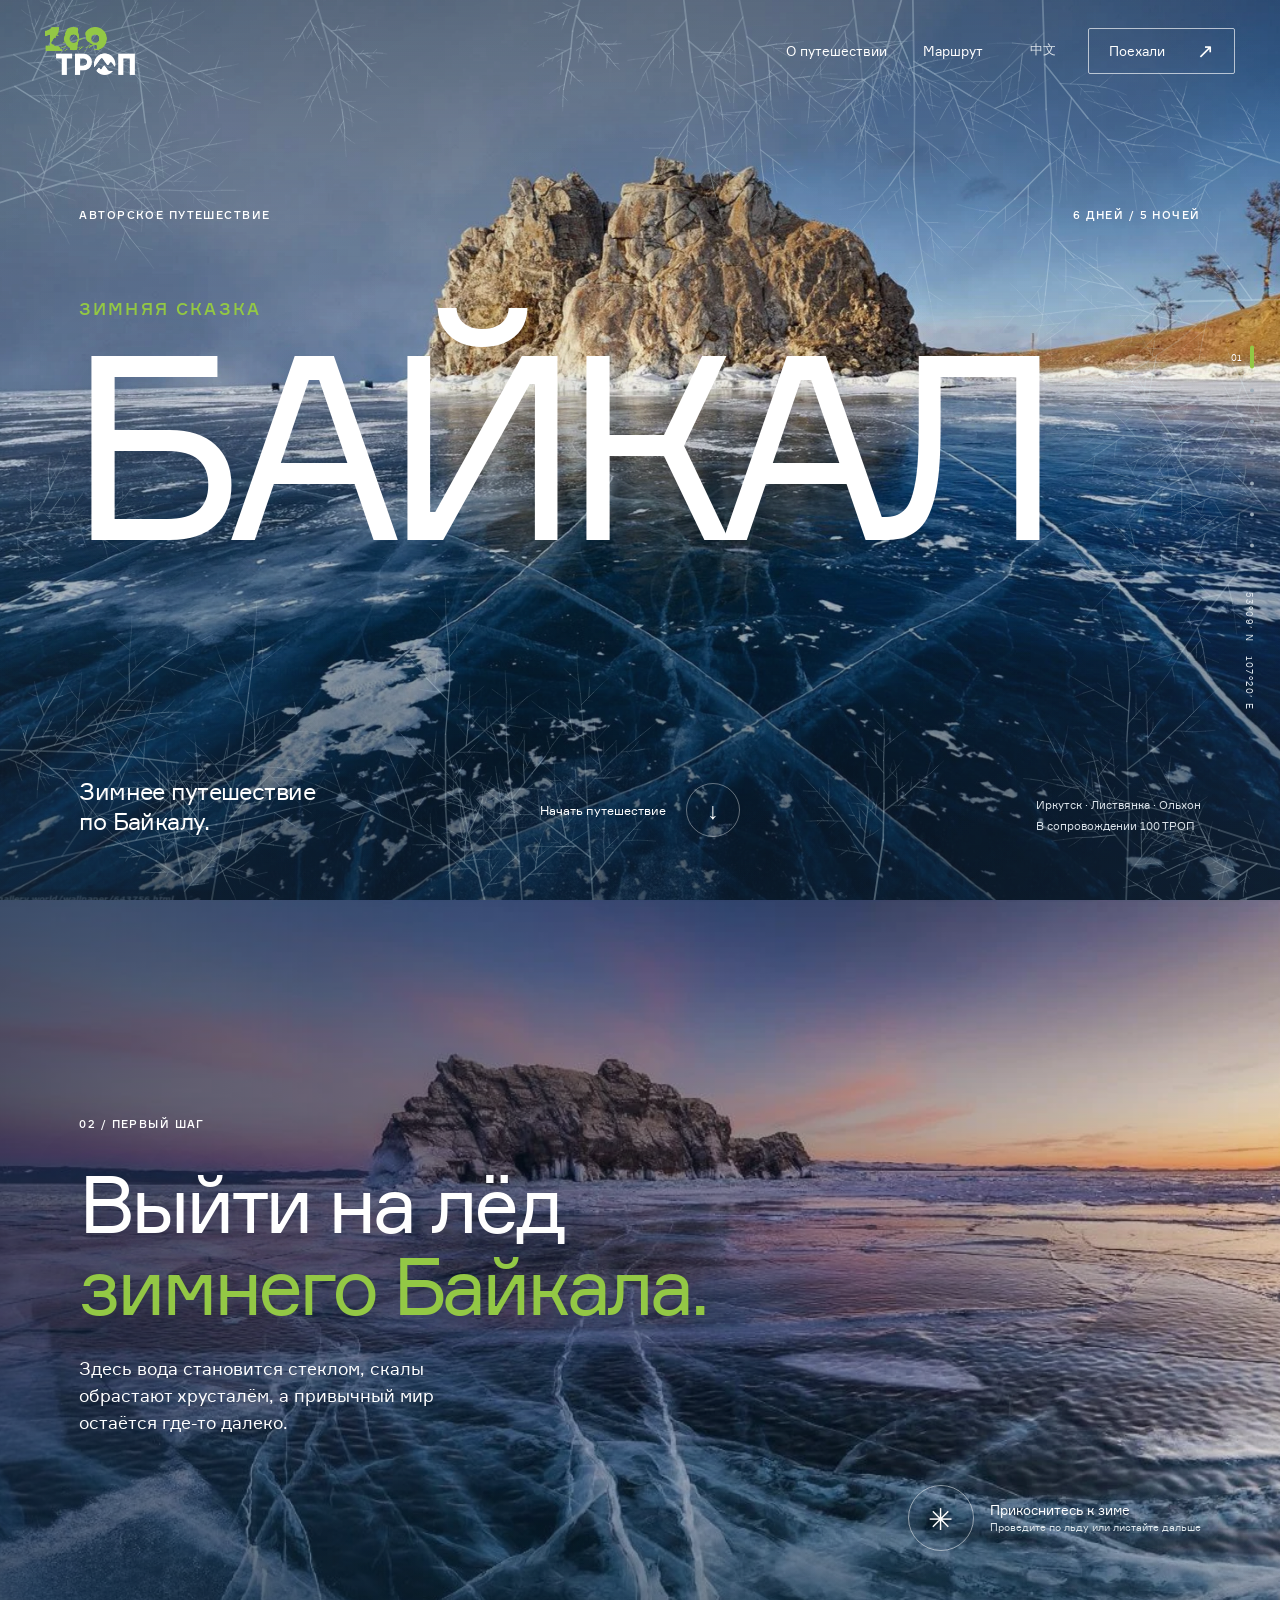
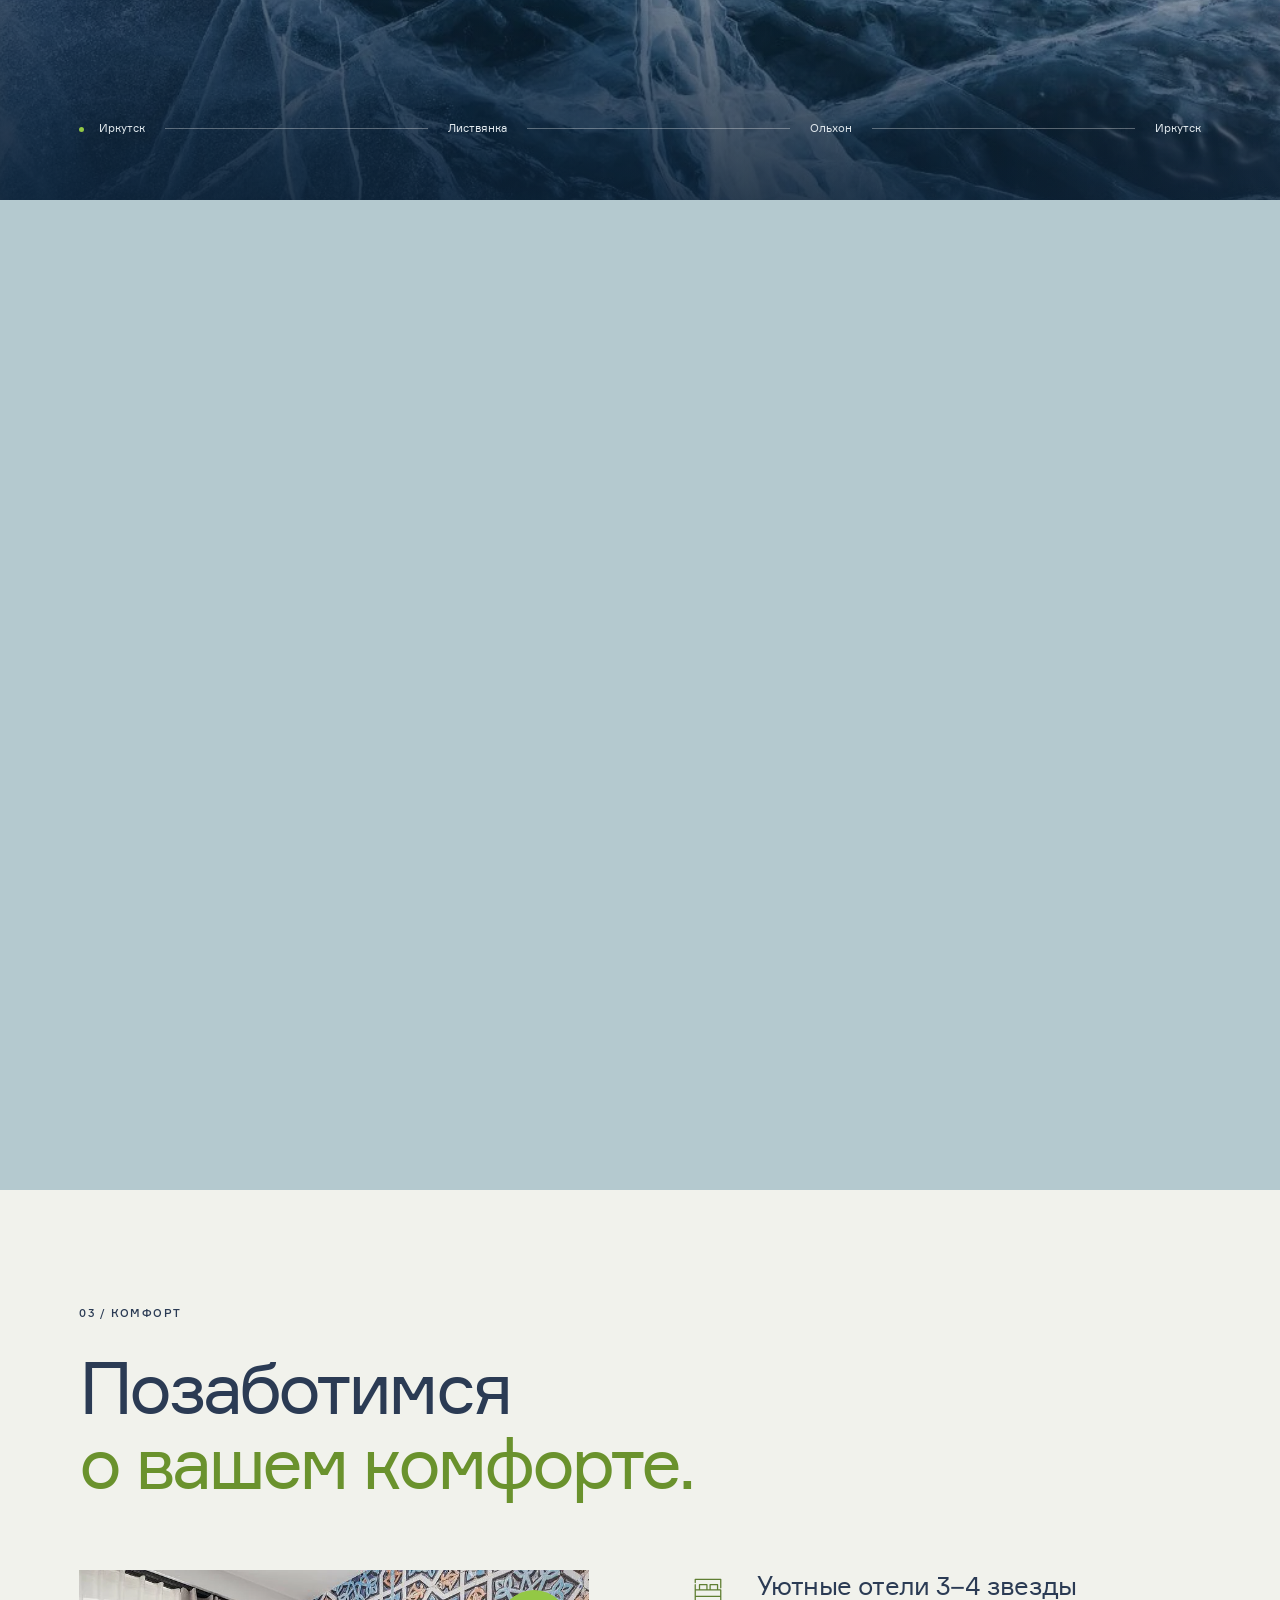
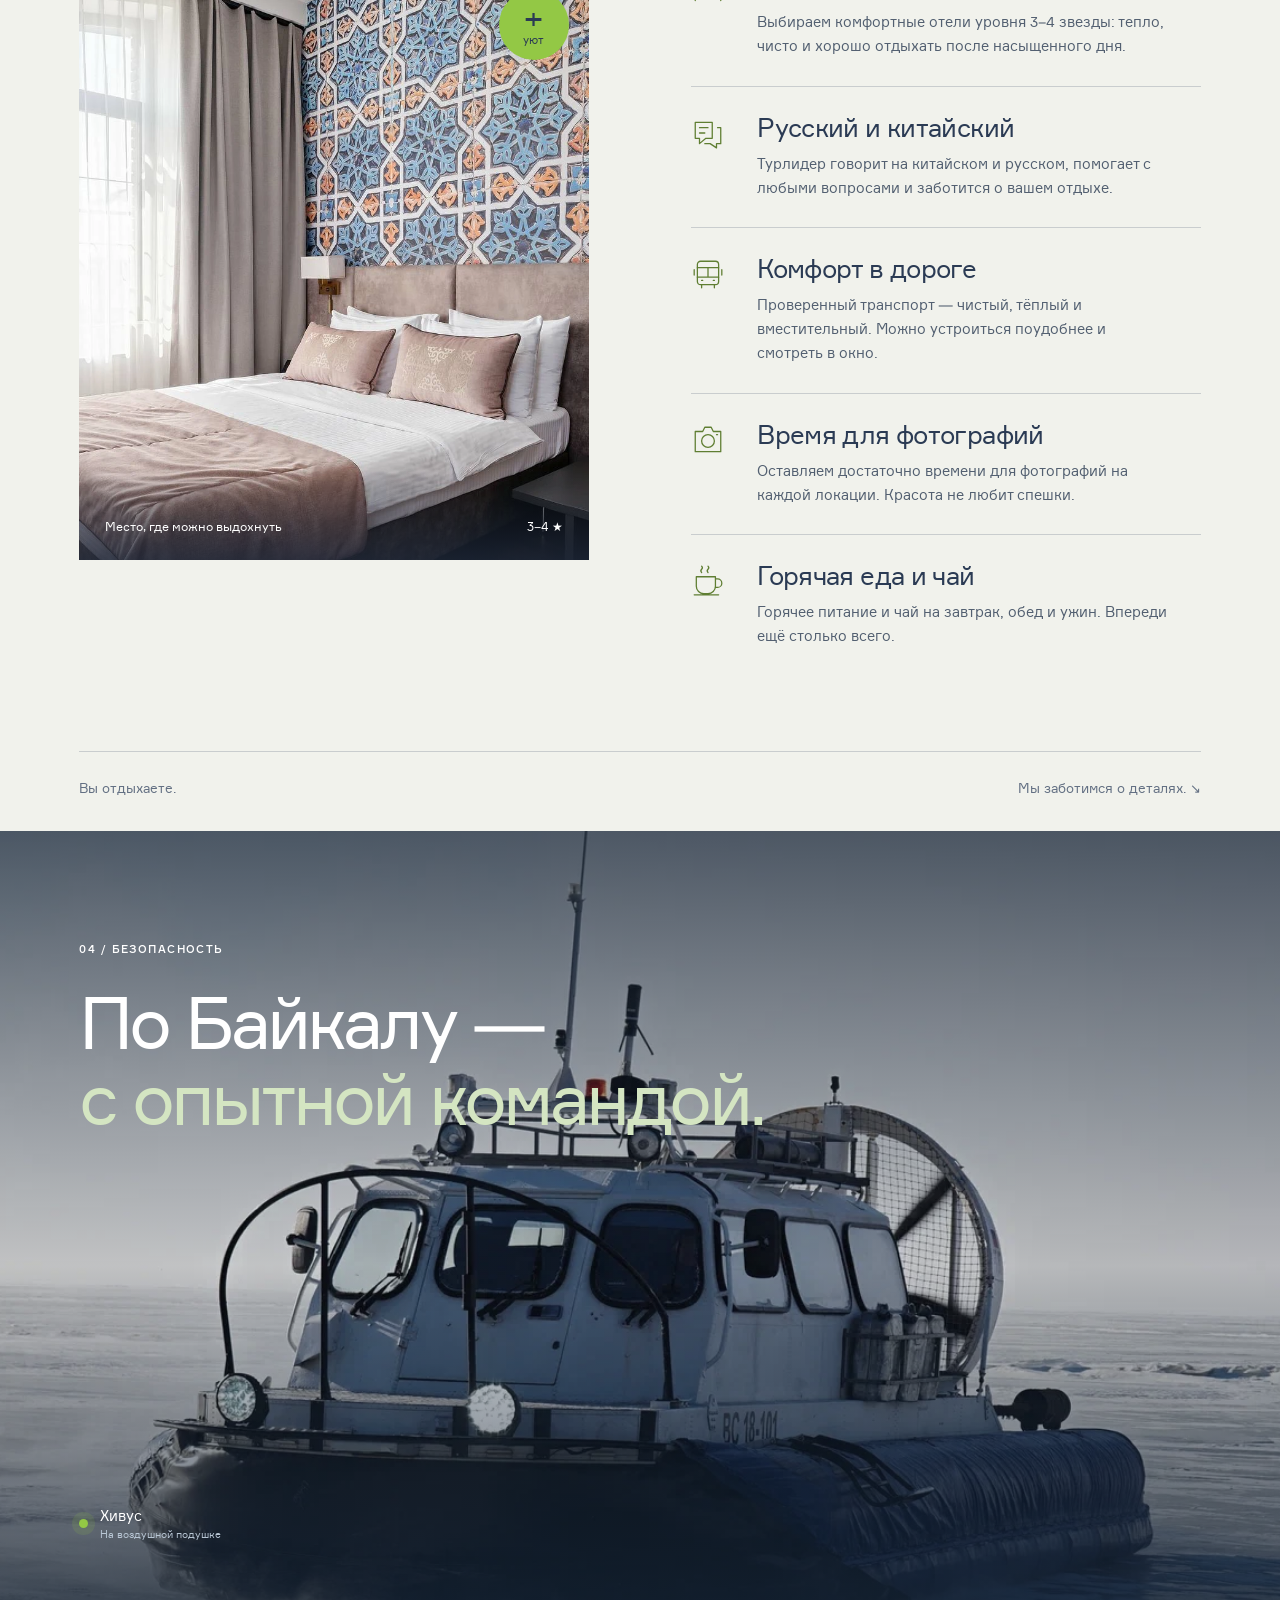
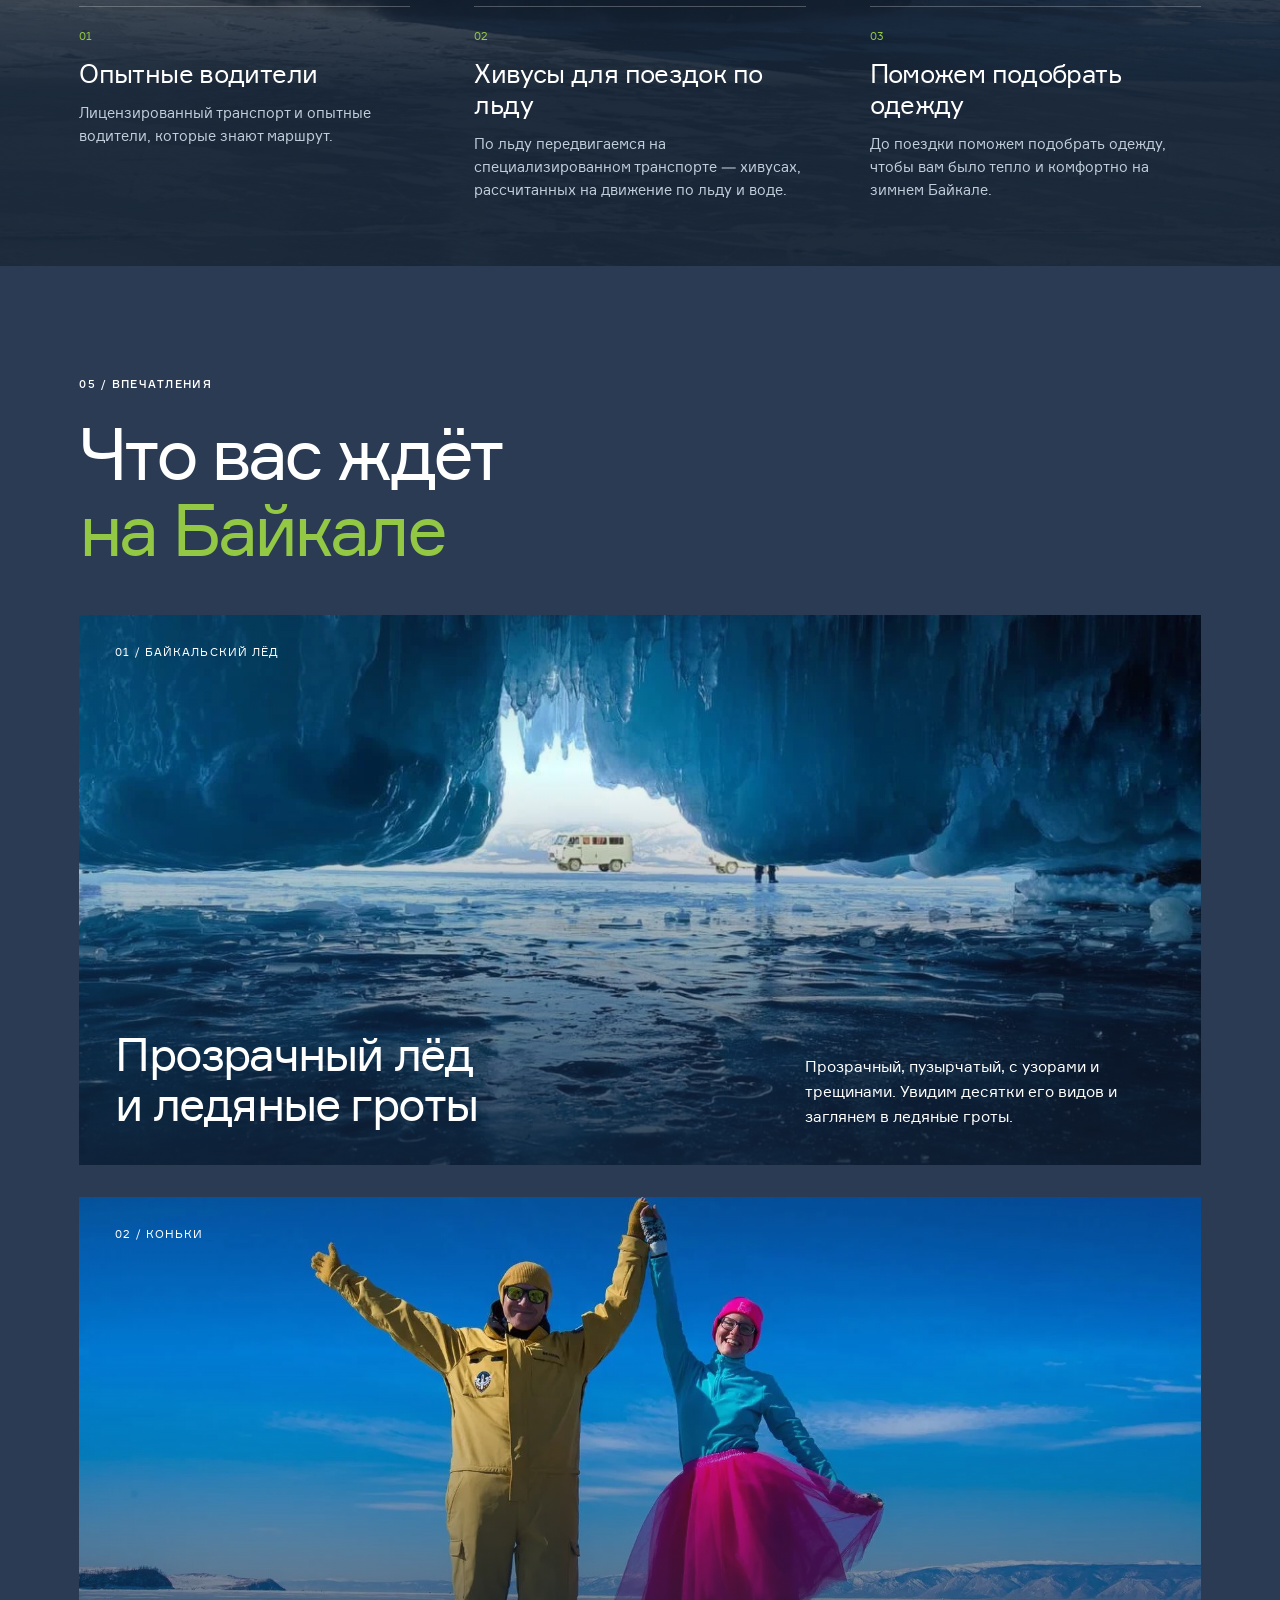
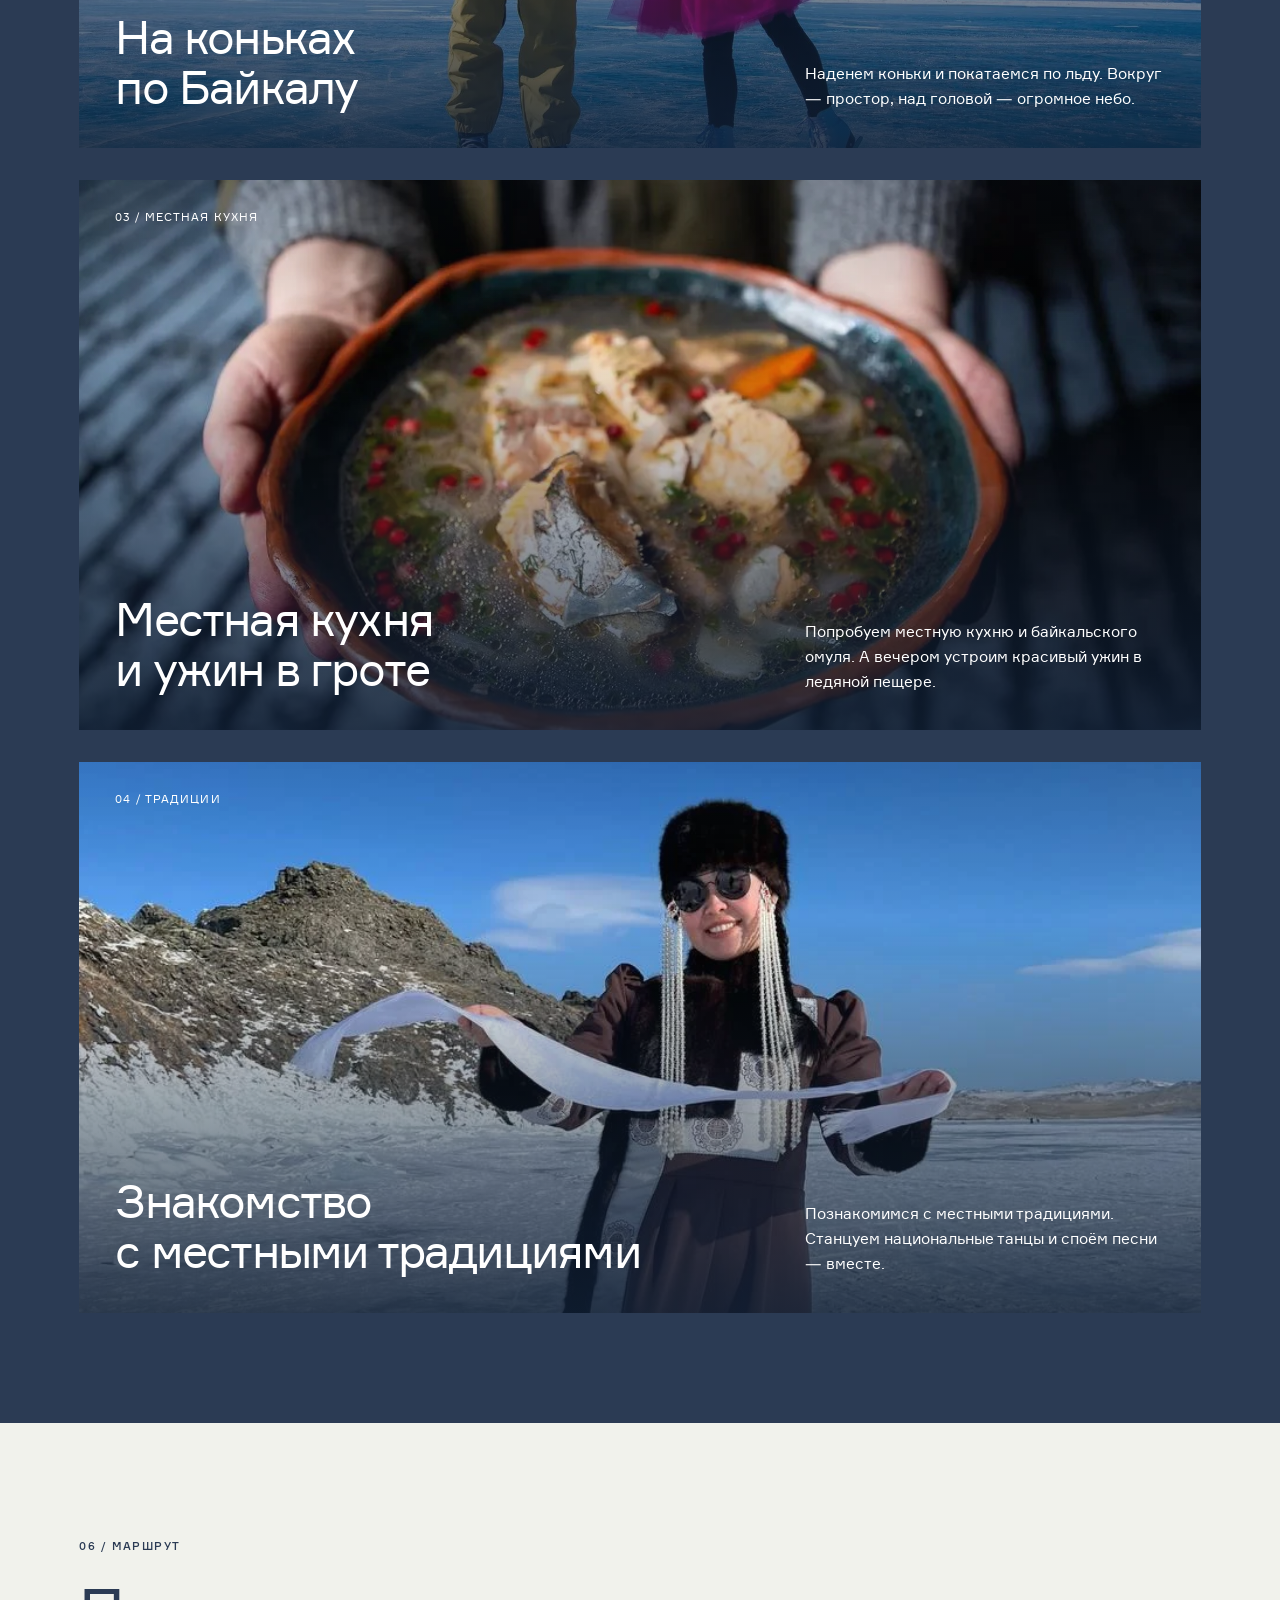
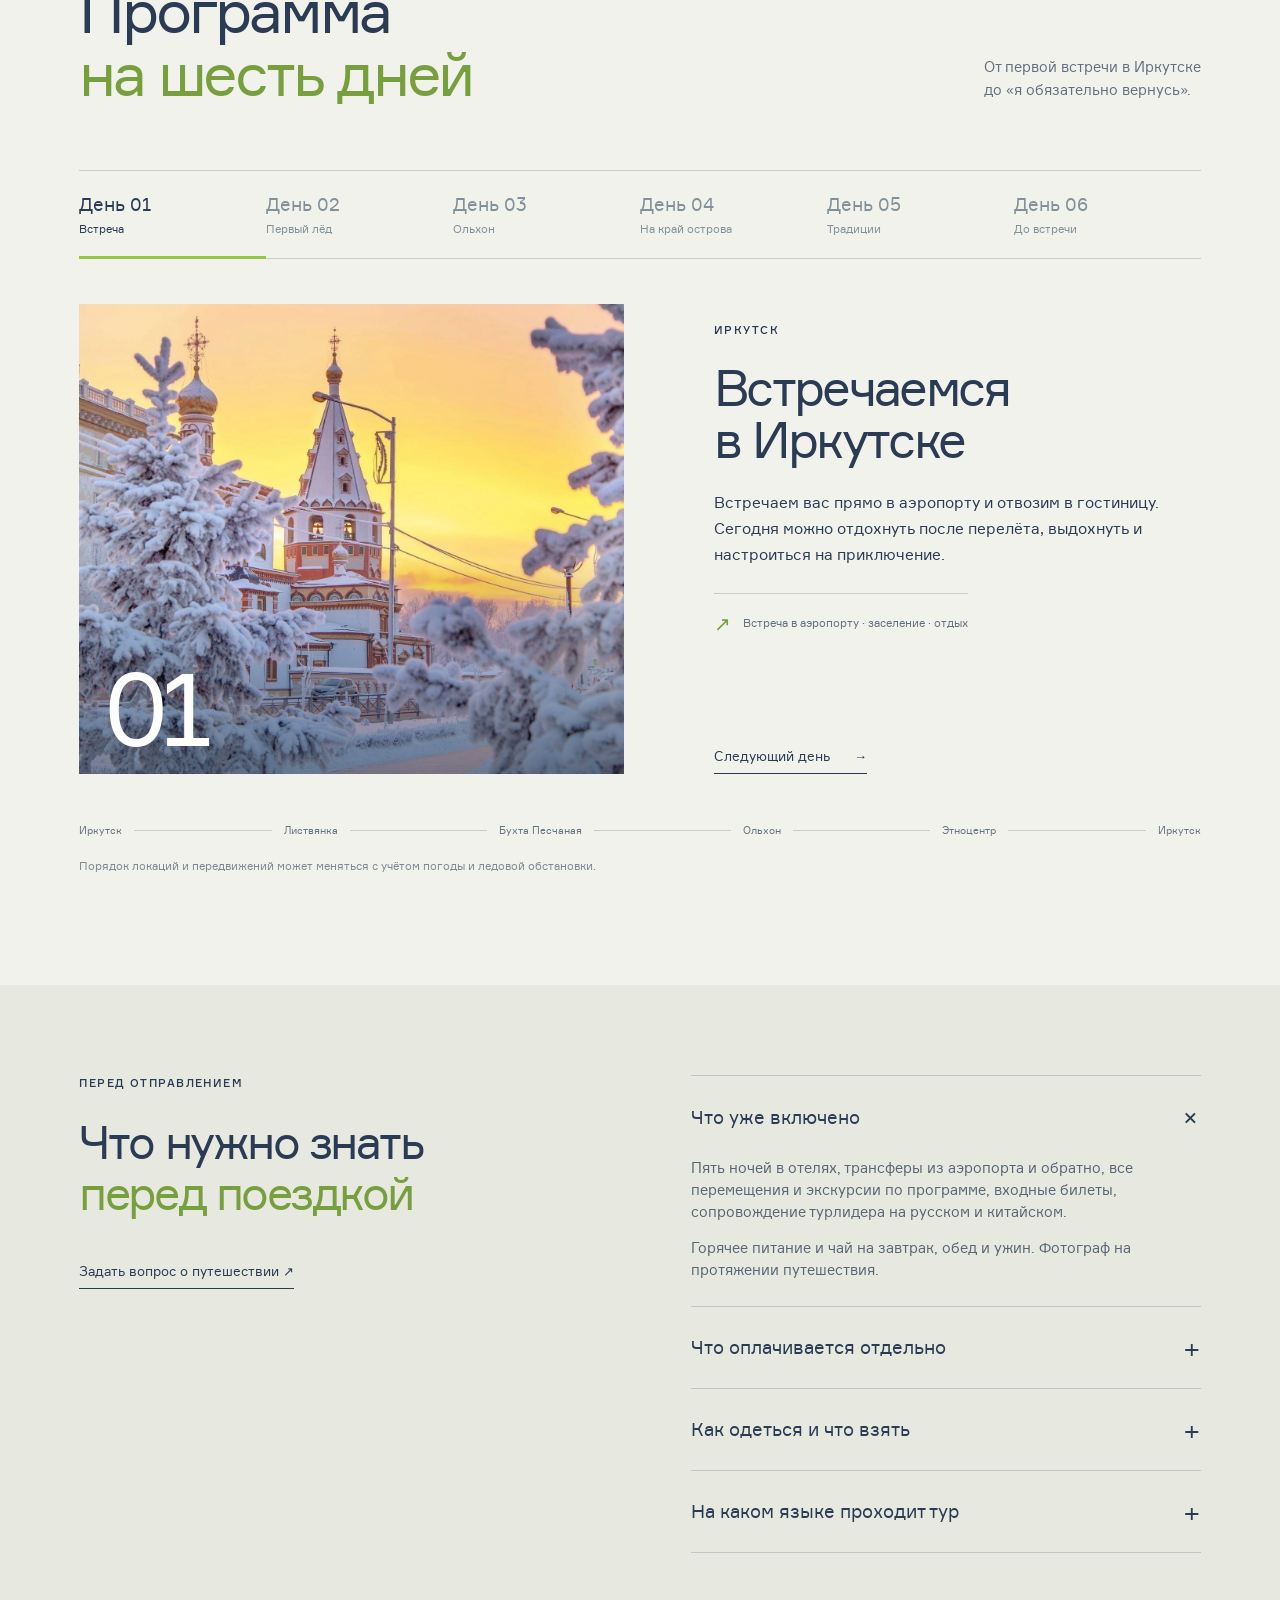
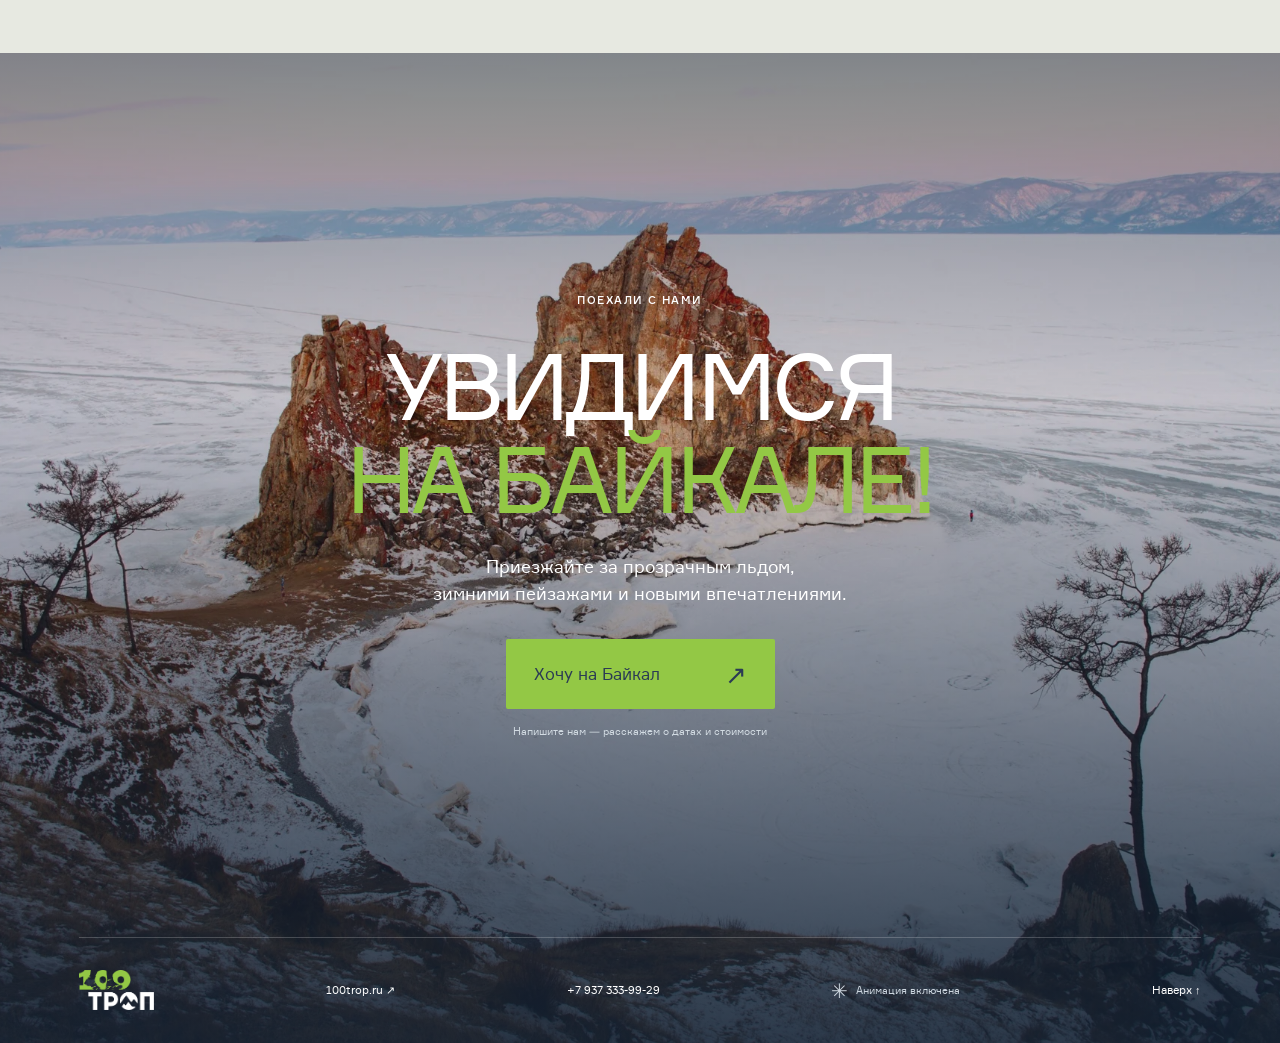
<file: index.html>
<!DOCTYPE html>
<html lang="ru">
<head>
<meta charset="UTF-8"><meta name="viewport" content="width=device-width, initial-scale=1.0">
<meta name="theme-color" content="#2B3B54">
<title>Зимняя сказка Байкала — 100 ТРОП</title>
<meta name="description" content="Шесть дней на зимнем Байкале: прозрачный лёд, Ольхон, хивусы и ужин в ледяной пещере. Комфортные отели и сопровождение на русском и китайском языках.">
<meta property="og:title" content="Зимнее путешествие на Байкал — 100 ТРОП"><meta property="og:description" content="Шесть дней, которые останутся с вами. Интерактивная история путешествия по зимнему Байкалу.">
<meta property="og:image" content="assets/hero.webp">
<link rel="alternate" hreflang="ru" href="index.html"><link rel="alternate" hreflang="zh-CN" href="zh.html">
<link rel="icon" href="assets/favicon.svg" type="image/svg+xml">
<link rel="preload" href="assets/formular-regular.woff2" as="font" type="font/woff2" crossorigin>
<link rel="preload" href="assets/hero.webp" as="image"><link rel="stylesheet" href="style.css">
<script defer src="app.js"></script>
</head>
<body>
<a class="skip" href="#comfort">Перейти к содержанию</a>
<div class="reading-progress" aria-hidden="true"><i></i></div>
<header class="site-header">
<a href="#home" class="brand" aria-label="100 ТРОП — в начало"><img src="assets/logo.png" width="702" height="372" alt="100 ТРОП"></a>
<nav class="top-nav" aria-label="Основная навигация"><a href="#comfort">О путешествии</a><a href="#route">Маршрут</a></nav>
<a class="lang-switch" href="zh.html" hreflang="zh-CN" lang="zh-CN" aria-label="中文版">中文</a>
<a class="header-cta" href="#join">Поехали <span aria-hidden="true">↗</span></a>
</header>
<aside class="chapter-nav" aria-label="Главы путешествия">
<a href="#home" class="active" aria-label="01. Байкал"><span>01</span><i></i></a>
<a href="#discovery" aria-label="02. Первое знакомство"><span>02</span><i></i></a>
<a href="#comfort" aria-label="03. Комфорт"><span>03</span><i></i></a>
<a href="#safety" aria-label="04. Безопасность"><span>04</span><i></i></a>
<a href="#feel" aria-label="05. Впечатления"><span>05</span><i></i></a>
<a href="#route" aria-label="06. Маршрут"><span>06</span><i></i></a>
<a href="#join" aria-label="07. Поехали"><span>07</span><i></i></a>
</aside>
<main>
<section class="hero" id="home" data-chapter="01">
<img class="hero-image" src="assets/hero.webp" width="1600" height="1068" alt="Скала Шаманка и прозрачный байкальский лёд с белыми трещинами" fetchpriority="high">
<div class="hero-shade"></div><canvas id="hero-frost" aria-hidden="true"></canvas>
<div class="hero-topline"><span class="eyebrow">Авторское путешествие</span><span class="eyebrow">6 дней / 5 ночей</span></div>
<div class="hero-title"><p class="eyebrow lime">Зимняя сказка</p><h1>БАЙКАЛ</h1></div>
<div class="hero-bottom"><p>Зимнее путешествие<br>по Байкалу.</p><a class="round-link" href="#discovery"><span>Начать путешествие</span><b aria-hidden="true">↓</b></a><p class="hero-note">Иркутск · Листвянка · Ольхон<br>В сопровождении 100 ТРОП</p></div>
<span class="hero-coordinates" aria-hidden="true">53°09′ N &nbsp; 107°20′ E</span>
</section>

<section class="discovery" id="discovery" data-chapter="02">
<div class="discovery-stage">
<img src="assets/ice.webp" alt="Глубокие трещины в прозрачном льду Байкала на закате" width="1193" height="809" loading="lazy">
<div class="discovery-shade"></div><canvas id="ice-canvas" aria-label="Интерактивный лёд. Проведите курсором или пальцем, чтобы открыть фотографию."></canvas>
<div class="discovery-content"><p class="eyebrow">02 / Первый шаг</p><h2>Выйти на лёд<br><em>зимнего Байкала.</em></h2><p class="discovery-copy">Здесь вода становится стеклом, скалы обрастают хрусталём, а привычный мир остаётся где-то далеко.</p></div>
<div class="ice-hint"><span class="touch-ring" aria-hidden="true">✳</span><span>Прикоснитесь к зиме<br><small>Проведите по льду или листайте дальше</small></span></div>
<div class="discovery-footer"><span>Иркутск</span><i></i><span>Листвянка</span><i></i><span>Ольхон</span><i></i><span>Иркутск</span></div>
</div>
</section>

<section class="comfort section-pad" id="comfort" data-chapter="03">
<div class="section-heading"><p class="eyebrow">03 / Комфорт</p><h2 class="reveal">Позаботимся<br><em>о вашем комфорте.</em></h2></div>
<div class="comfort-grid">
<div class="comfort-photo reveal"><img src="assets/hotel.webp" width="1280" height="960" alt="Светлый уютный номер с большой кроватью и панорамным окном" loading="lazy"><div class="photo-caption"><span>Место, где можно выдохнуть</span><span>3–4 ★</span></div><div class="warm-mark" aria-hidden="true">+<span>уют</span></div></div>
<div class="comfort-features">
<article class="feature reveal"><svg aria-hidden="true"><use href="#icon-bed"/></svg><div><h3>Уютные отели 3–4 звезды</h3><p>Выбираем комфортные отели уровня 3–4 звезды: тепло, чисто и хорошо отдыхать после насыщенного дня.</p></div></article>
<article class="feature reveal"><svg aria-hidden="true"><use href="#icon-talk"/></svg><div><h3>Русский и китайский</h3><p>Турлидер говорит на китайском и русском, помогает с любыми вопросами и заботится о вашем отдыхе.</p></div></article>
<article class="feature reveal"><svg aria-hidden="true"><use href="#icon-bus"/></svg><div><h3>Комфорт в дороге</h3><p>Проверенный транспорт — чистый, тёплый и вместительный. Можно устроиться поудобнее и смотреть в окно.</p></div></article>
<article class="feature reveal"><svg aria-hidden="true"><use href="#icon-camera"/></svg><div><h3>Время для фотографий</h3><p>Оставляем достаточно времени для фотографий на каждой локации. Красота не любит спешки.</p></div></article>
<article class="feature reveal"><svg aria-hidden="true"><use href="#icon-cup"/></svg><div><h3>Горячая еда и чай</h3><p>Горячее питание и чай на завтрак, обед и ужин. Впереди ещё столько всего.</p></div></article>
</div>
</div>
<div class="section-transition"><span>Вы отдыхаете.</span><span>Мы заботимся о деталях. ↘</span></div>
</section>

<section class="safety" id="safety" data-chapter="04">
<div class="safety-image"><img src="assets/hovercraft.webp" width="1280" height="964" alt="Хивус — судно на воздушной подушке для путешествия по льду Байкала" loading="lazy"></div>
<div class="safety-overlay"></div>
<div class="safety-content section-pad"><p class="eyebrow">04 / Безопасность</p><h2 class="reveal">По Байкалу —<br><em>с опытной командой.</em></h2>
<div class="safety-bottom"><div class="hovercraft-label"><span class="pulse" aria-hidden="true"></span><span>Хивус<br><small>На воздушной подушке</small></span></div>
<div class="safety-points">
<article class="reveal"><span class="point-number">01</span><h3>Опытные водители</h3><p>Лицензированный транспорт и опытные водители, которые знают маршрут.</p></article>
<article class="reveal"><span class="point-number">02</span><h3>Хивусы для поездок по льду</h3><p>По льду передвигаемся на специализированном транспорте — хивусах, рассчитанных на движение по льду и воде.</p></article>
<article class="reveal"><span class="point-number">03</span><h3>Поможем подобрать одежду</h3><p>До поездки поможем подобрать одежду, чтобы вам было тепло и комфортно на зимнем Байкале.</p></article>
</div></div></div>
</section>

<section class="feel section-pad" id="feel" data-chapter="05">
<div class="feel-heading"><p class="eyebrow">05 / Впечатления</p><h2>Что вас ждёт<br><em>на Байкале</em></h2></div>
<div class="moments-list">
<article class="moment"><img src="assets/ice-cave.webp" width="1280" height="576" alt="Голубой лёд и сосульки в байкальском гроте" loading="lazy"><div class="moment-shade"></div><span class="moment-tag">01 / Байкальский лёд</span><div class="moment-copy"><h3>Прозрачный лёд<br>и ледяные гроты</h3><p>Прозрачный, пузырчатый, с узорами и трещинами. Увидим десятки его видов и заглянем в ледяные гроты.</p></div></article>
<article class="moment"><img src="assets/skating.webp" width="1680" height="1119" alt="Участники путешествия катаются на коньках по прозрачному льду" loading="lazy"><div class="moment-shade"></div><span class="moment-tag">02 / Коньки</span><div class="moment-copy"><h3>На коньках<br>по Байкалу</h3><p>Наденем коньки и покатаемся по льду. Вокруг — простор, над головой — огромное небо.</p></div></article>
<article class="moment"><img src="assets/soup.webp" width="1200" height="800" alt="Горячая уха с байкальским омулем" loading="lazy"><div class="moment-shade"></div><span class="moment-tag">03 / Местная кухня</span><div class="moment-copy"><h3>Местная кухня<br>и ужин в гроте</h3><p>Попробуем местную кухню и байкальского омуля. А вечером устроим красивый ужин в ледяной пещере.</p></div></article>
<article class="moment"><img src="assets/culture.webp" width="960" height="1280" alt="Знакомство с местной культурой и национальными традициями" loading="lazy"><div class="moment-shade"></div><span class="moment-tag">04 / Традиции</span><div class="moment-copy"><h3>Знакомство<br>с местными традициями</h3><p>Познакомимся с местными традициями. Станцуем национальные танцы и споём песни — вместе.</p></div></article>
</div>
</section>

<section class="route section-pad" id="route" data-chapter="06">
<div class="route-heading"><div><p class="eyebrow">06 / Маршрут</p><h2 class="reveal">Программа<br><em>на шесть дней</em></h2></div><p>От первой встречи в Иркутске<br>до «я обязательно вернусь».</p></div>
<div class="route-tabs" role="tablist" aria-label="Программа по дням">
<button id="day-tab-1" role="tab" aria-selected="true" aria-controls="day-panel" data-day="0">День 01<span>Встреча</span></button>
<button id="day-tab-2" role="tab" aria-selected="false" aria-controls="day-panel" data-day="1" tabindex="-1">День 02<span>Первый лёд</span></button>
<button id="day-tab-3" role="tab" aria-selected="false" aria-controls="day-panel" data-day="2" tabindex="-1">День 03<span>Ольхон</span></button>
<button id="day-tab-4" role="tab" aria-selected="false" aria-controls="day-panel" data-day="3" tabindex="-1">День 04<span>На край острова</span></button>
<button id="day-tab-5" role="tab" aria-selected="false" aria-controls="day-panel" data-day="4" tabindex="-1">День 05<span>Традиции</span></button>
<button id="day-tab-6" role="tab" aria-selected="false" aria-controls="day-panel" data-day="5" tabindex="-1">День 06<span>До встречи</span></button>
</div>
<div class="day-panel" id="day-panel" role="tabpanel" aria-labelledby="day-tab-1" tabindex="0">
<div class="day-photo"><img id="day-image" src="assets/irkutsk.webp" alt="Зимний Иркутск" width="1800" height="1200" loading="lazy"><span class="day-number" aria-hidden="true">01</span></div>
<div class="day-description"><p class="eyebrow" id="day-location">Иркутск</p><h3 id="day-title">Встречаемся<br>в Иркутске</h3><p id="day-copy">Встречаем вас прямо в аэропорту и отвозим в гостиницу. Сегодня можно отдохнуть после перелёта, выдохнуть и настроиться на приключение.</p><div class="day-note" id="day-note"><span aria-hidden="true">↗</span> Встреча в аэропорту · заселение · отдых</div><button id="next-day" class="text-link">Следующий день <span aria-hidden="true">→</span></button></div>
</div>
<div class="route-line" aria-label="Общий маршрут: Иркутск, Листвянка, бухта Песчаная, Ольхон, этноцентр, Иркутск"><span>Иркутск</span><i></i><span>Листвянка</span><i></i><span>Бухта Песчаная</span><i></i><span>Ольхон</span><i></i><span>Этноцентр</span><i></i><span>Иркутск</span></div>
<p class="route-note">Порядок локаций и передвижений может меняться с учётом погоды и ледовой обстановки.</p>
</section>

<section class="details section-pad" id="details">
<div class="details-heading"><p class="eyebrow">Перед отправлением</p><h2>Что нужно знать<br><em>перед поездкой</em></h2><a href="https://t.me/sto_trop" target="_blank" rel="noopener noreferrer" class="text-link">Задать вопрос о путешествии ↗</a></div>
<div class="accordions">
<details open><summary><span>Что уже включено</span><b aria-hidden="true">+</b></summary><div class="accordion-content"><p>Пять ночей в отелях, трансферы из аэропорта и обратно, все перемещения и экскурсии по программе, входные билеты, сопровождение турлидера на русском и китайском.</p><p>Горячее питание и чай на завтрак, обед и ужин. Фотограф на протяжении путешествия.</p></div></details>
<details><summary><span>Что оплачивается отдельно</span><b aria-hidden="true">+</b></summary><div class="accordion-content"><p>Авиабилеты до Иркутска и обратно, питание вне программы, прокат коньков и костюмов для фотосессий, баня и личные расходы.</p><p>Поможем подобрать подходящие рейсы. Даты, актуальную стоимость и условия бронирования можно уточнить у команды.</p></div></details>
<details><summary><span>Как одеться и что взять</span><b aria-hidden="true">+</b></summary><div class="accordion-content"><p>Термобельё, флис, утеплённые ветрозащитные куртка и брюки. Тёплая шапка, варежки, бафф, термоноски и зимняя обувь.</p><p>Пригодятся термос, солнцезащитные очки, крем с SPF, грелки и зарядные устройства. Перед поездкой турлидер поможет проверить список.</p></div></details>
<details><summary><span>На каком языке проходит тур</span><b aria-hidden="true">+</b></summary><div class="accordion-content"><p>Группу сопровождает турлидер, говорящий на русском и китайском языках. Он помогает с бытовыми вопросами и общением в поездке.</p></div></details>
</div>
</section>

<section class="finale" id="join" data-chapter="07">
<img class="finale-image" src="assets/sunset.webp" alt="Скала Шаманка на фоне нежного зимнего заката" width="4096" height="2717" loading="lazy"><div class="finale-shade"></div>
<div class="finale-content"><p class="eyebrow">Поехали с нами</p><h2 class="reveal">УВИДИМСЯ<br><em>НА БАЙКАЛЕ!</em></h2><p>Приезжайте за прозрачным льдом,<br>зимними пейзажами и новыми впечатлениями.</p><a class="primary-button" href="https://t.me/sto_trop" target="_blank" rel="noopener noreferrer">Хочу на Байкал <span aria-hidden="true">↗</span></a><span class="cta-note">Напишите нам — расскажем о датах и стоимости</span></div>
<footer><a href="#home" class="footer-logo" aria-label="100 ТРОП — в начало"><img src="assets/logo.png" alt="100 ТРОП" width="702" height="372"></a><a href="https://100trop.ru" target="_blank" rel="noopener noreferrer">100trop.ru ↗</a><a href="tel:+79373339929">+7 937 333-99-29</a><button id="motion-toggle" aria-pressed="false"><span aria-hidden="true">✳</span> <span id="motion-label">Анимация включена</span></button><a class="back-top" href="#home">Наверх ↑</a></footer>
</section>
</main>
<svg class="icon-defs" xmlns="http://www.w3.org/2000/svg" aria-hidden="true"><defs>
<symbol id="icon-bed" viewBox="0 0 32 32"><path d="M4 23V10m24 13v-8H4m0 6h24M4 25v-4m24 4v-4M8 15v-5h7v5m3 0v-5h7v5M4 8V5h24v8"/></symbol>
<symbol id="icon-talk" viewBox="0 0 32 32"><path d="M20 6H4v15h4v5l6-5h6V6Zm5 5h3v15h-4v4l-6-4h-5M8 11h8m-8 5h5"/></symbol>
<symbol id="icon-bus" viewBox="0 0 32 32"><rect x="6" y="4" width="20" height="22" rx="3"/><path d="M6 10h20M6 19h20M10 26v3m12-3v3M10 22h1m10 0h1M16 10v9M3 12v5m26-5v5"/></symbol>
<symbol id="icon-camera" viewBox="0 0 32 32"><path d="M11 8l2-4h6l2 4h7v19H4V8h7Z"/><circle cx="16" cy="17" r="6"/><path d="M24 11h1"/></symbol>
<symbol id="icon-cup" viewBox="0 0 32 32"><path d="M5 12h18v9a7 7 0 0 1-7 7h-4a7 7 0 0 1-7-7v-9Zm18 2h2a4 4 0 0 1 0 8h-2M10 8c-3-3 3-3 0-6m6 6c-3-3 3-3 0-6M3 29h23"/></symbol>
</defs></svg>
</body></html>
</file>
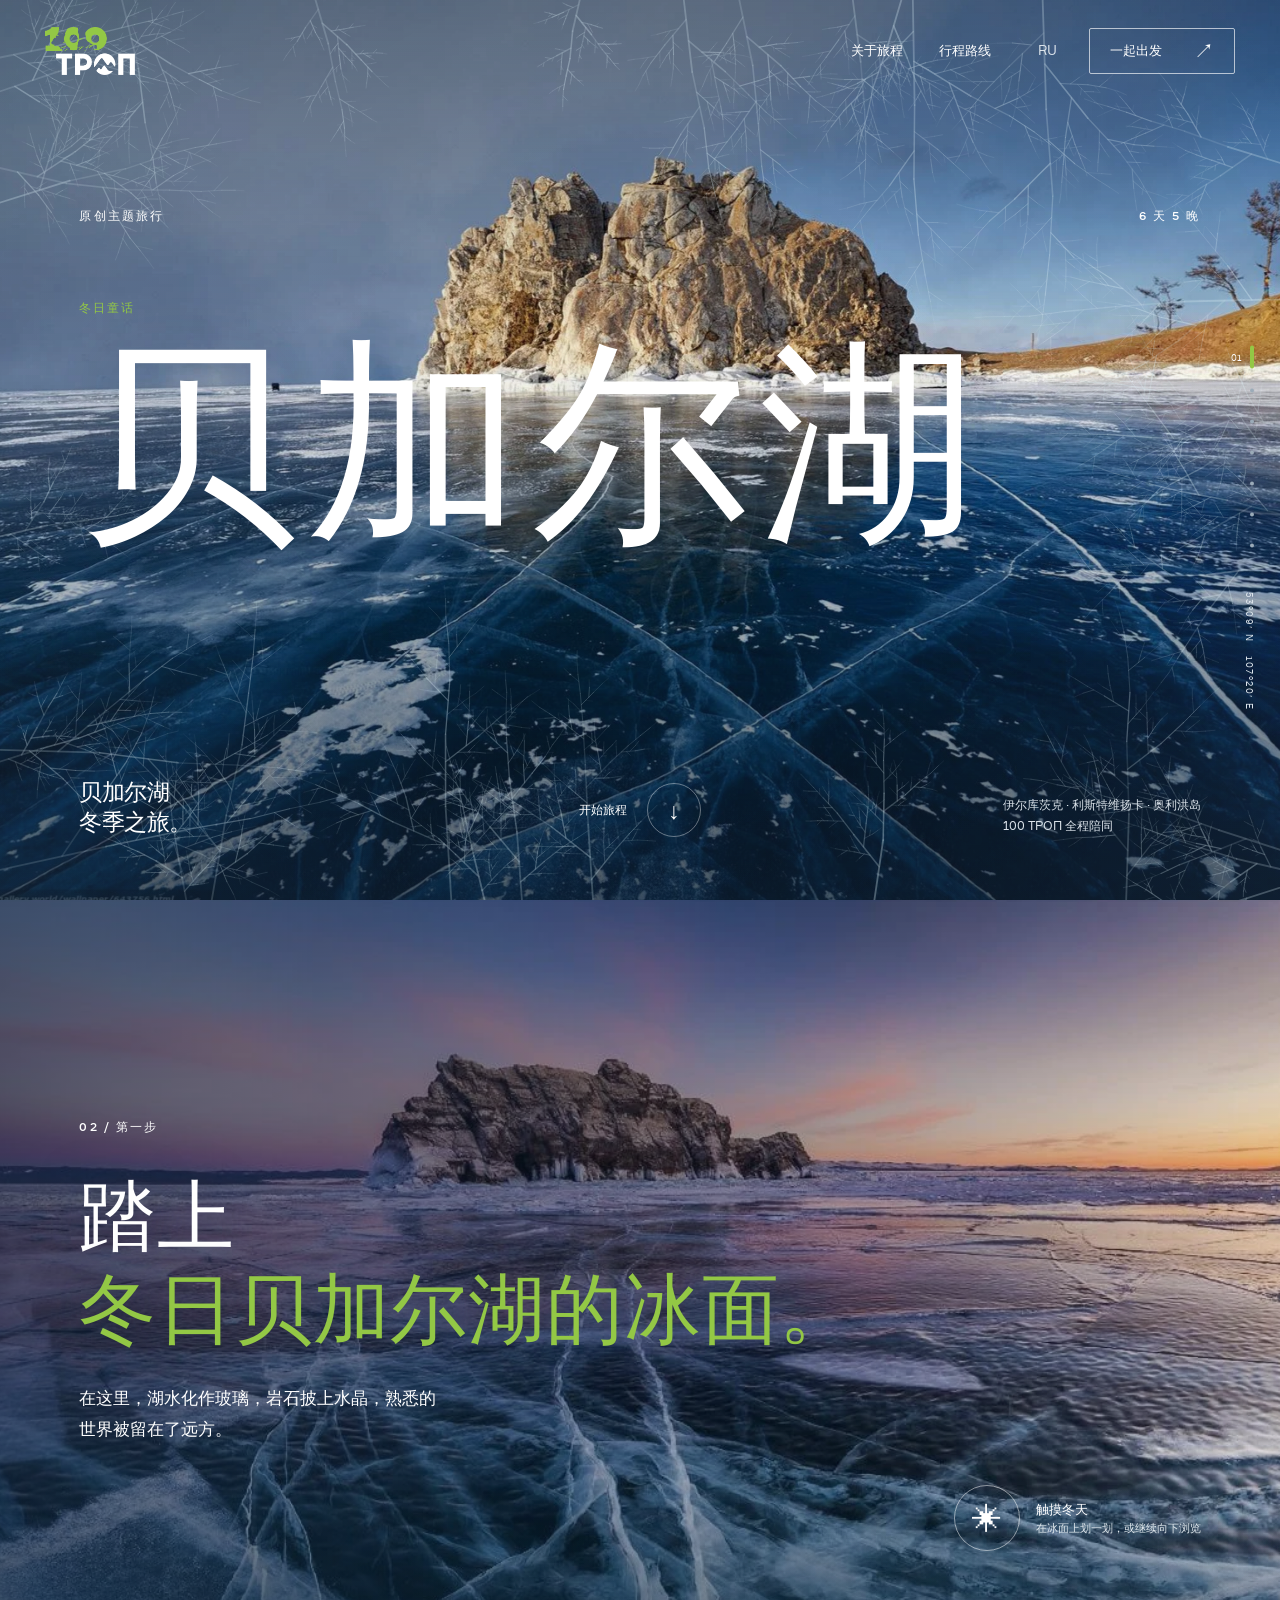
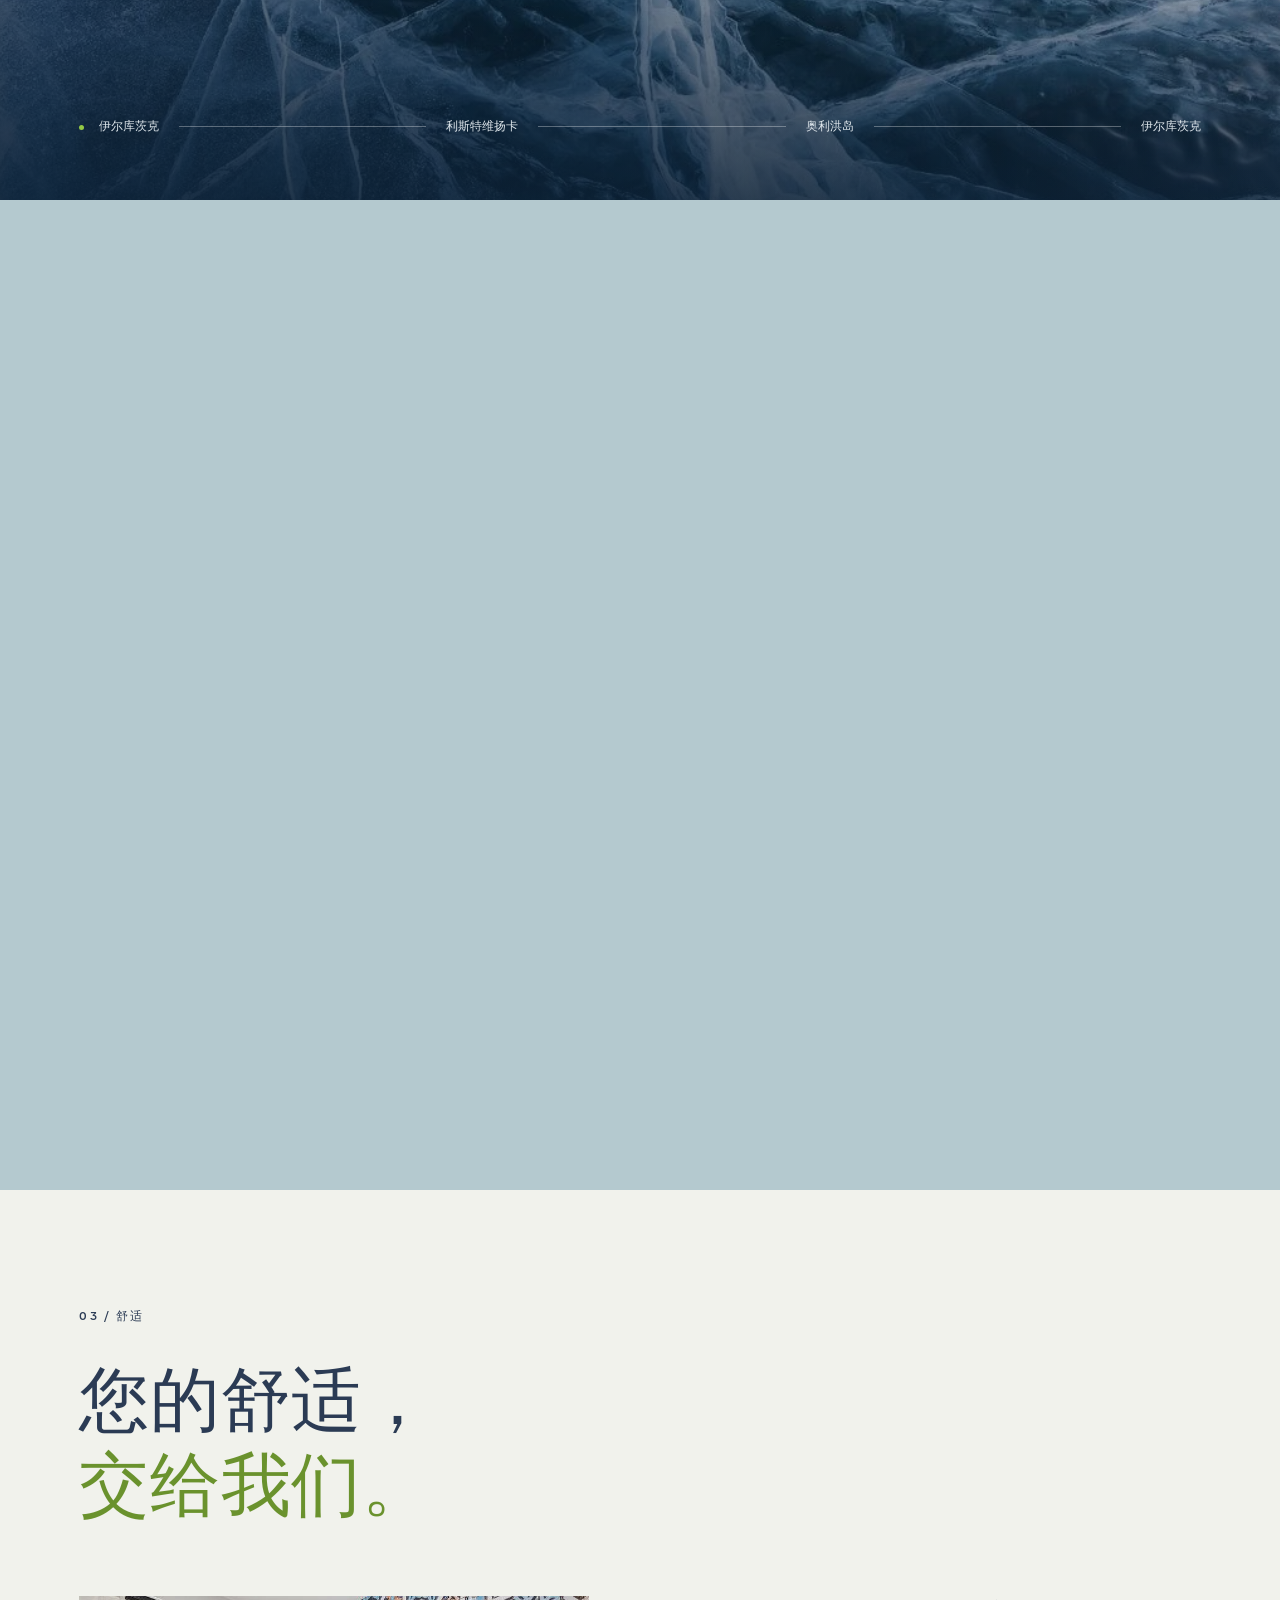
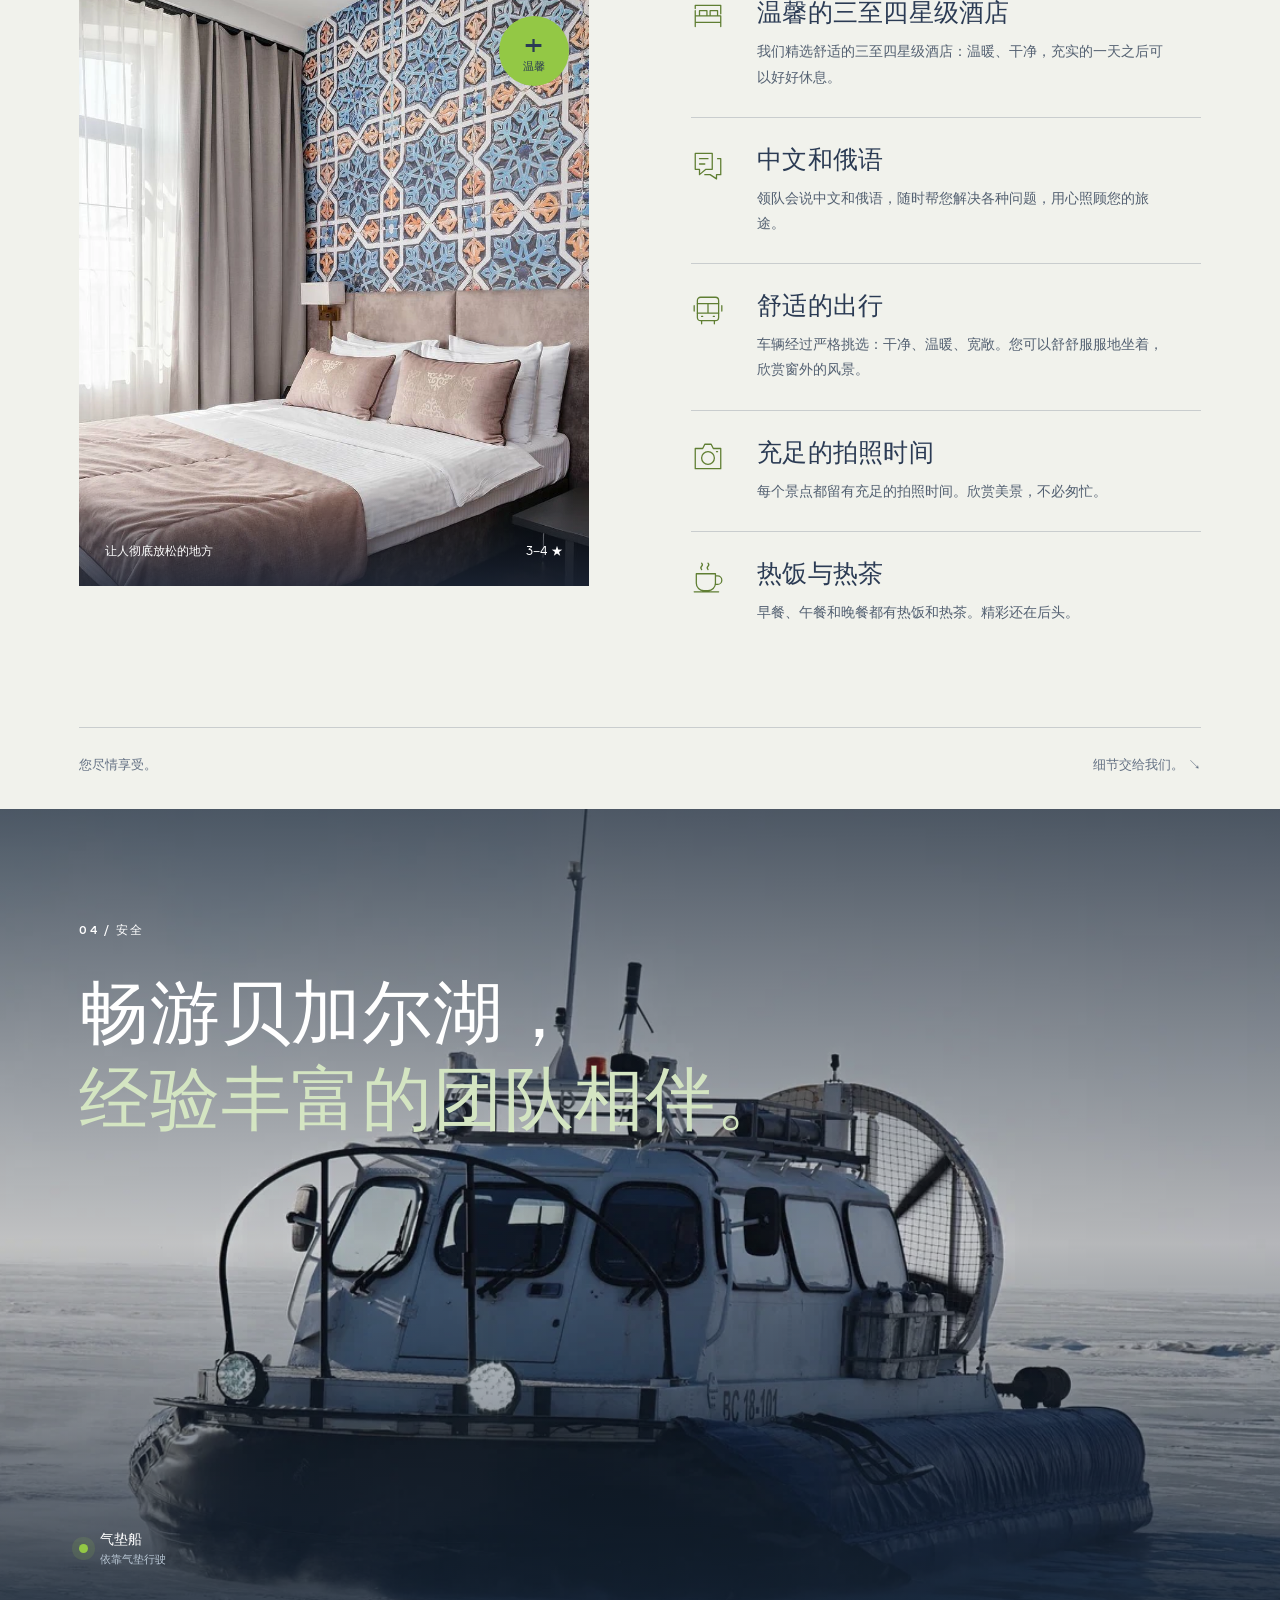
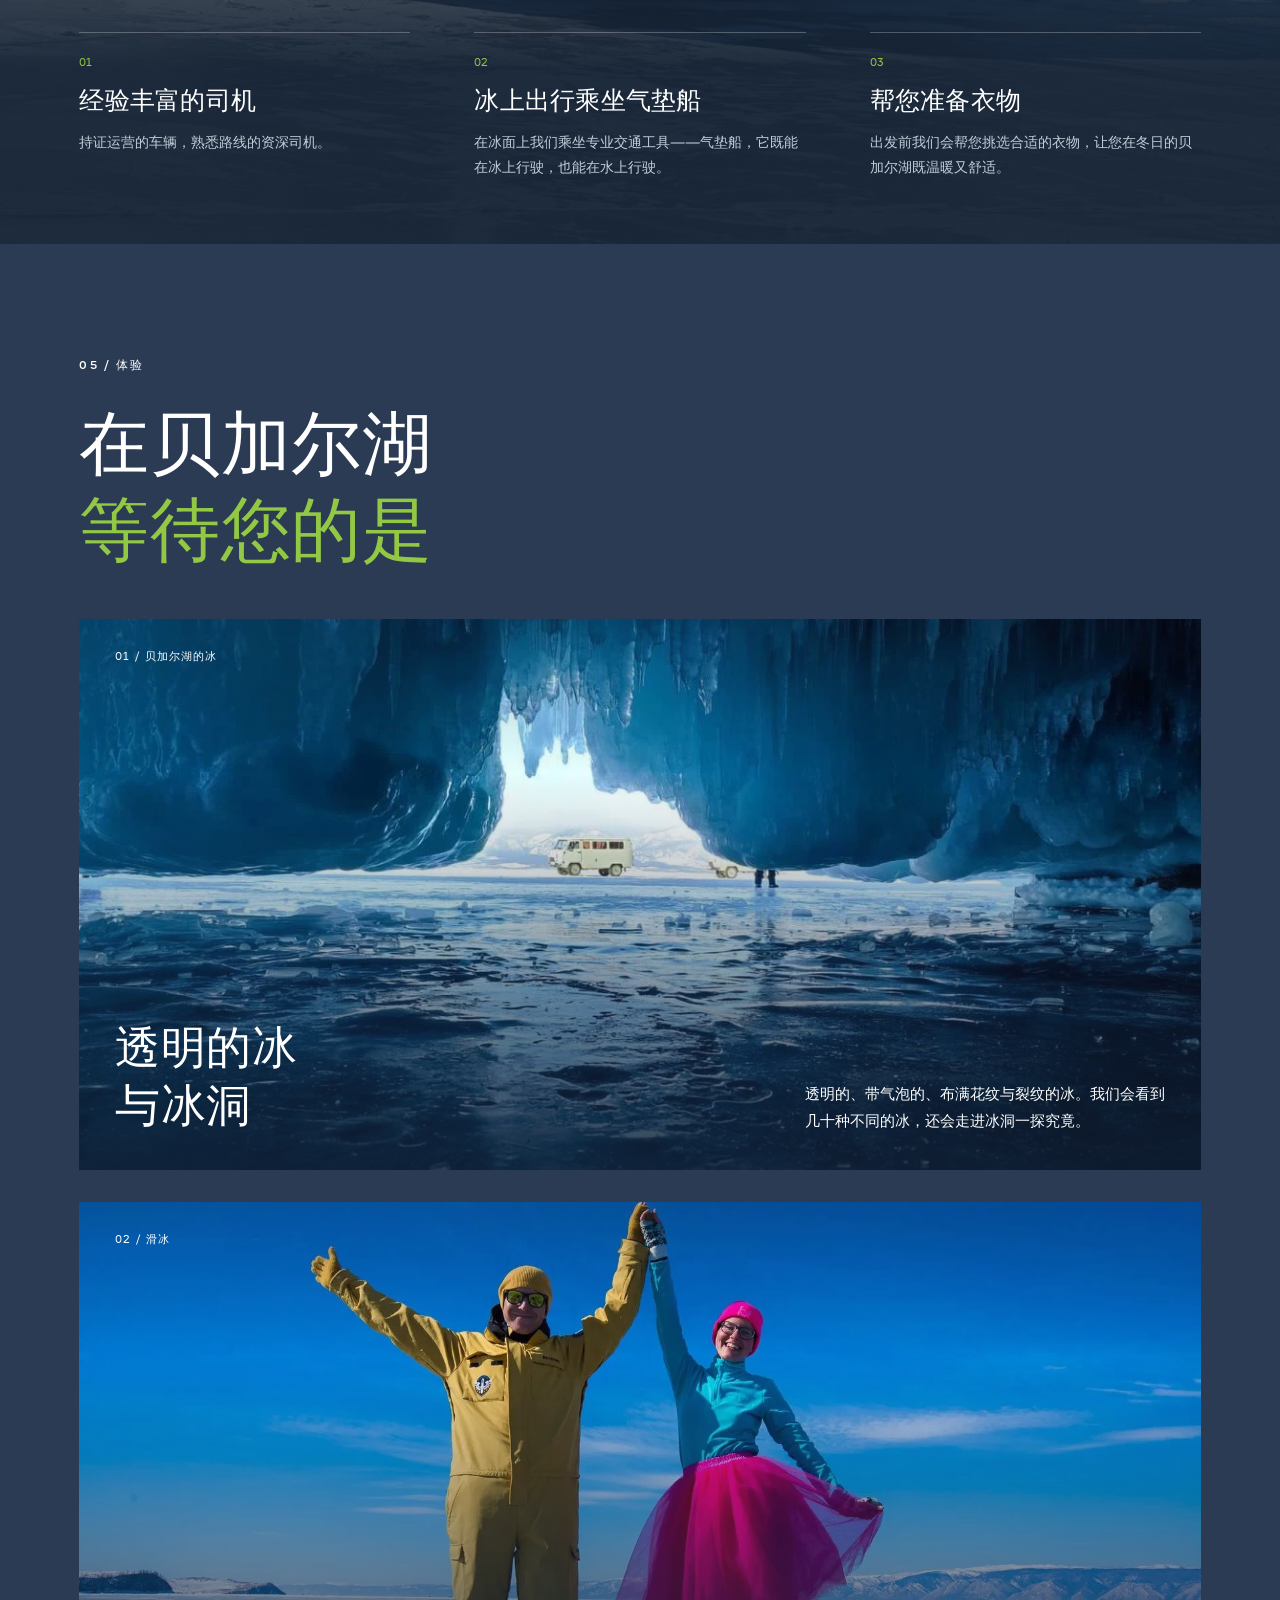
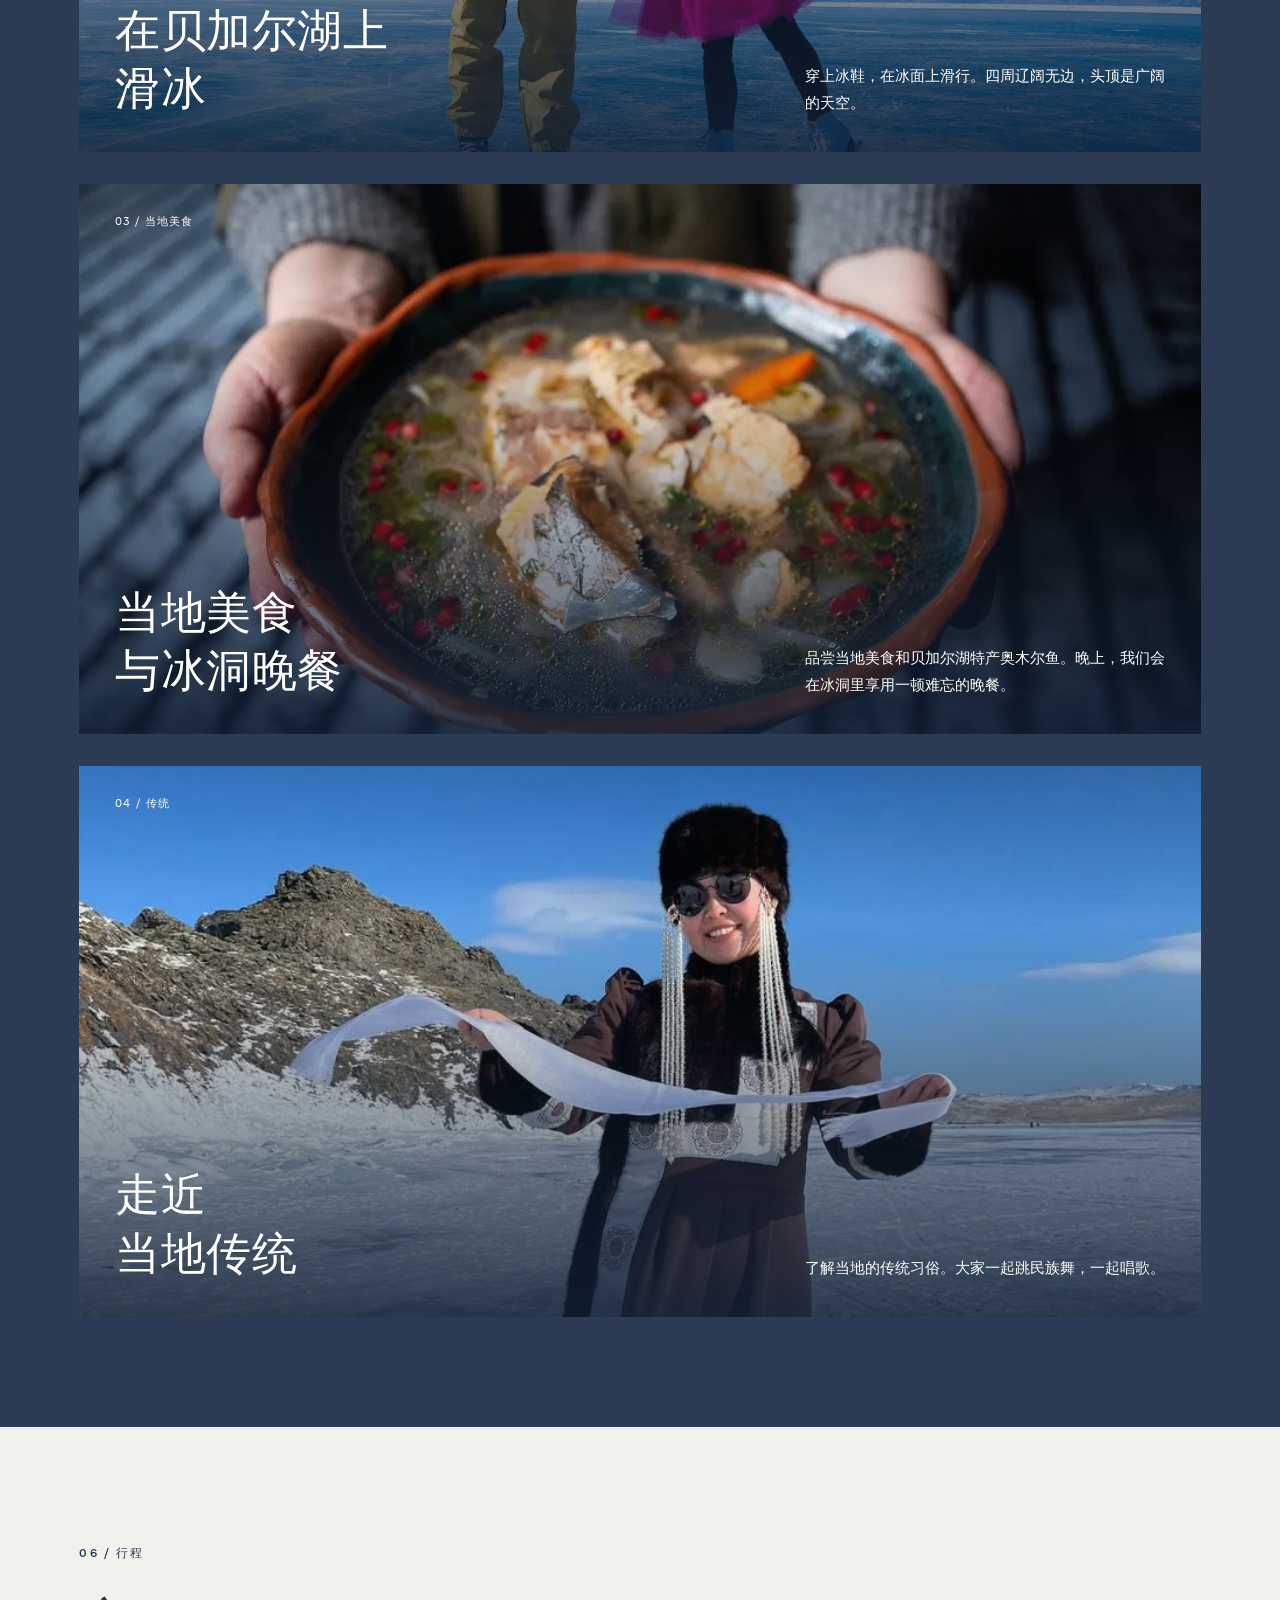
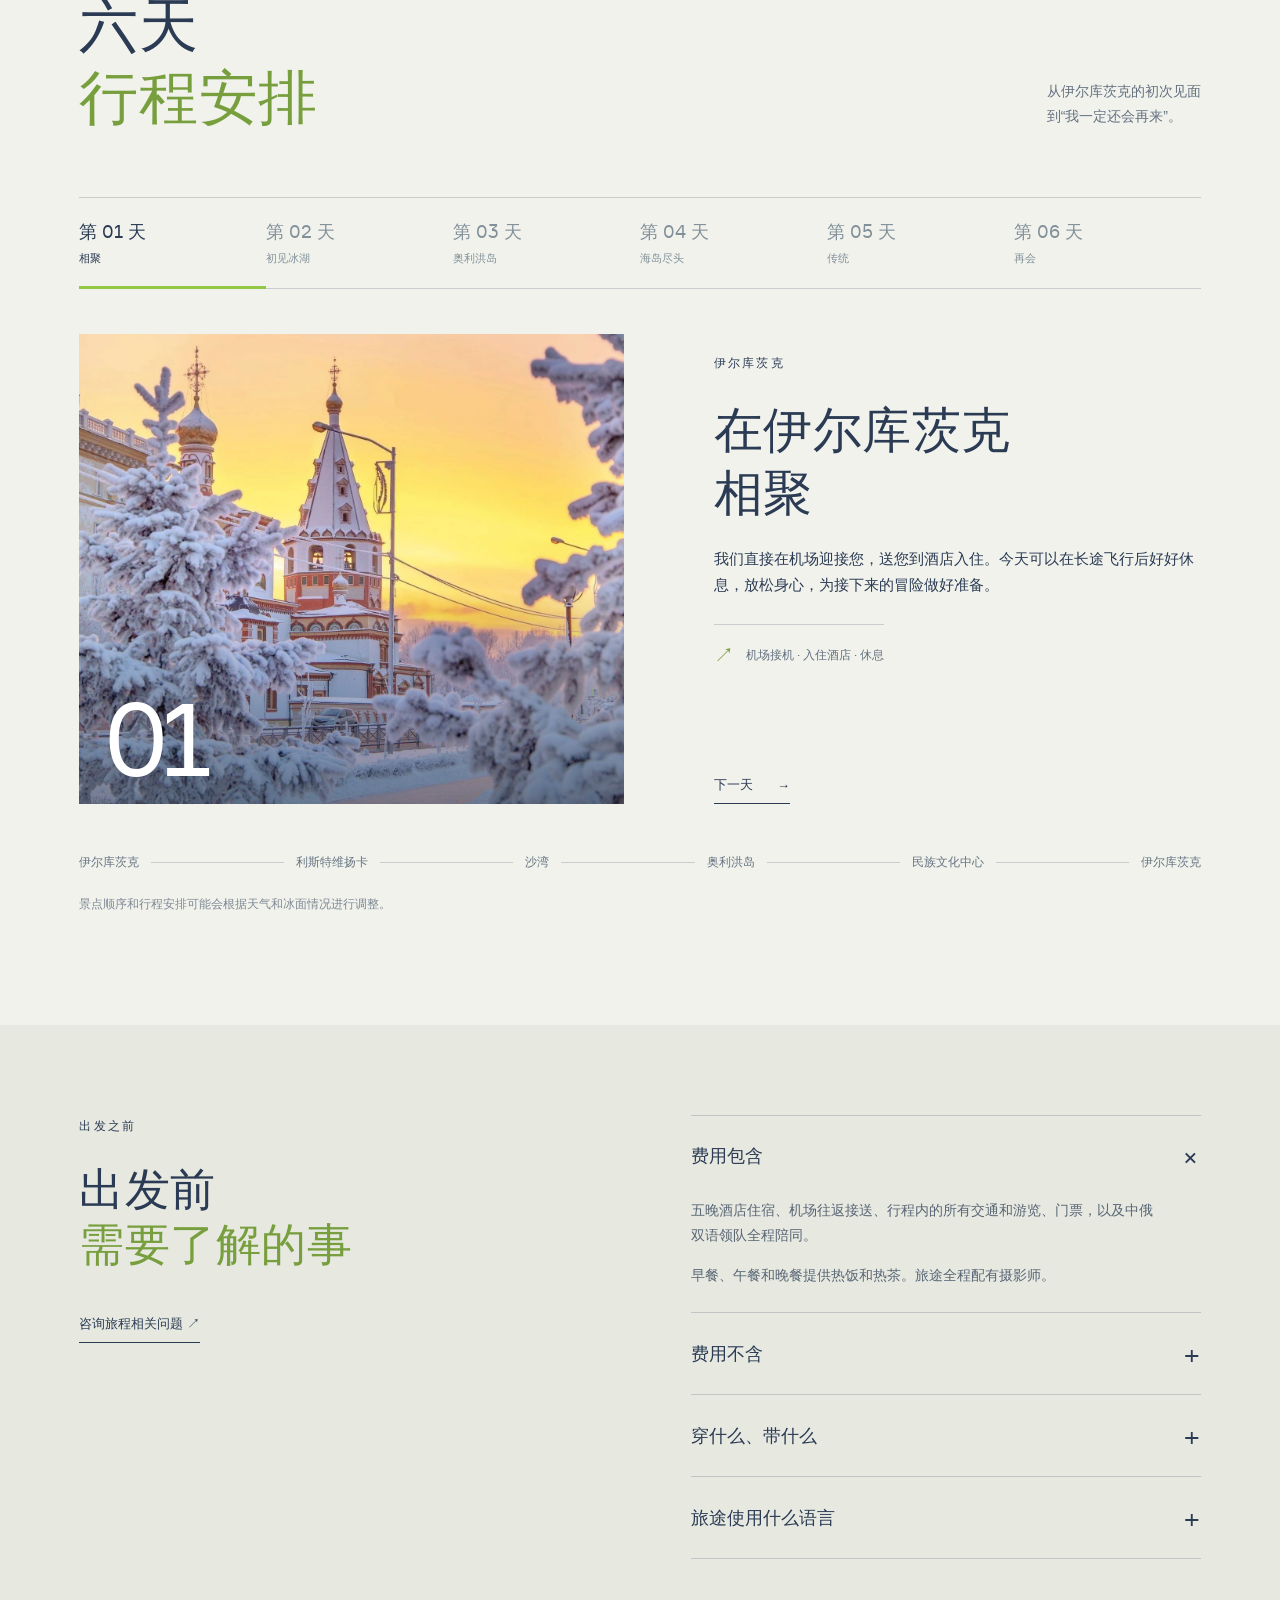
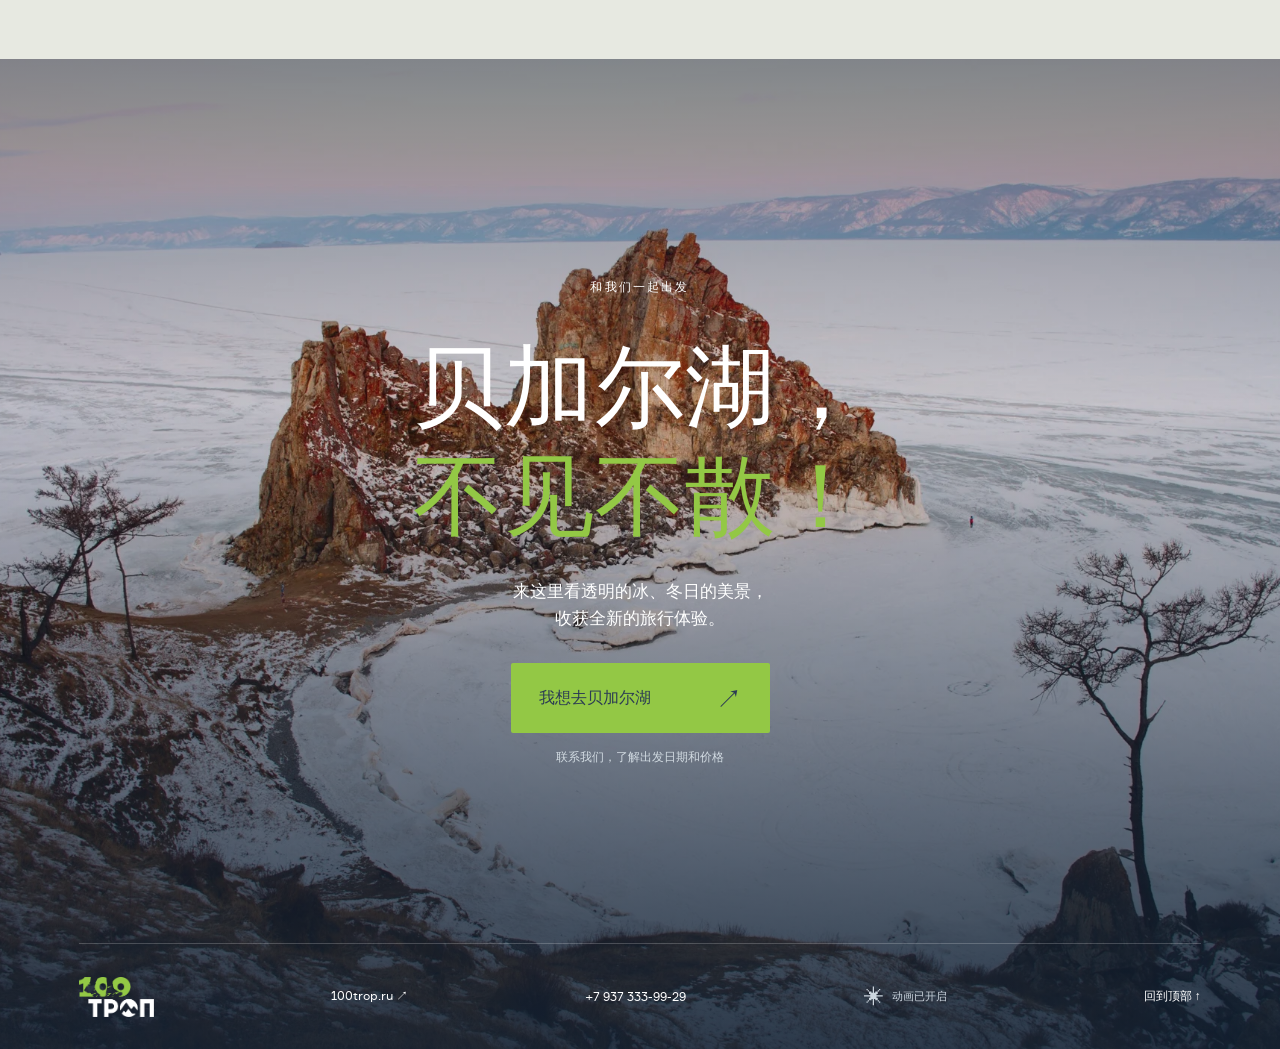
<file: zh.html>
<!DOCTYPE html>
<html lang="zh-CN">
<head>
<meta charset="UTF-8"><meta name="viewport" content="width=device-width, initial-scale=1.0">
<meta name="theme-color" content="#2B3B54">
<title>贝加尔湖冬日童话 — 100 ТРОП</title>
<meta name="description" content="冬季贝加尔湖六日之旅：透明的冰面、奥利洪岛、气垫船，以及冰洞里的晚餐。舒适的酒店，全程中俄双语领队陪同。">
<meta property="og:title" content="贝加尔湖冬季之旅 — 100 ТРОП"><meta property="og:description" content="难忘的六天。一段关于冬日贝加尔湖的互动旅行故事。">
<meta property="og:image" content="assets/hero.webp">
<link rel="alternate" hreflang="ru" href="index.html"><link rel="alternate" hreflang="zh-CN" href="zh.html">
<link rel="icon" href="assets/favicon.svg" type="image/svg+xml">
<link rel="preload" href="assets/formular-regular.woff2" as="font" type="font/woff2" crossorigin>
<link rel="preload" href="assets/hero.webp" as="image"><link rel="stylesheet" href="style.css">
<script defer src="app.js"></script>
</head>
<body>
<a class="skip" href="#comfort">跳到正文</a>
<div class="reading-progress" aria-hidden="true"><i></i></div>
<header class="site-header">
<a href="#home" class="brand" aria-label="100 ТРОП — 返回首页"><img src="assets/logo.png" width="702" height="372" alt="100 ТРОП"></a>
<nav class="top-nav" aria-label="主导航"><a href="#comfort">关于旅程</a><a href="#route">行程路线</a></nav>
<a class="lang-switch" href="index.html" hreflang="ru" lang="ru" aria-label="Русская версия">RU</a>
<a class="header-cta" href="#join">一起出发 <span aria-hidden="true">↗</span></a>
</header>
<aside class="chapter-nav" aria-label="旅程章节">
<a href="#home" class="active" aria-label="01. 贝加尔湖"><span>01</span><i></i></a>
<a href="#discovery" aria-label="02. 初次相遇"><span>02</span><i></i></a>
<a href="#comfort" aria-label="03. 舒适"><span>03</span><i></i></a>
<a href="#safety" aria-label="04. 安全"><span>04</span><i></i></a>
<a href="#feel" aria-label="05. 体验"><span>05</span><i></i></a>
<a href="#route" aria-label="06. 行程"><span>06</span><i></i></a>
<a href="#join" aria-label="07. 出发"><span>07</span><i></i></a>
</aside>
<main>
<section class="hero" id="home" data-chapter="01">
<img class="hero-image" src="assets/hero.webp" width="1600" height="1068" alt="萨满岩与布满白色裂纹的透明贝加尔湖冰面" fetchpriority="high">
<div class="hero-shade"></div><canvas id="hero-frost" aria-hidden="true"></canvas>
<div class="hero-topline"><span class="eyebrow">原创主题旅行</span><span class="eyebrow">6 天 5 晚</span></div>
<div class="hero-title"><p class="eyebrow lime">冬日童话</p><h1>贝加尔湖</h1></div>
<div class="hero-bottom"><p>贝加尔湖<br>冬季之旅。</p><a class="round-link" href="#discovery"><span>开始旅程</span><b aria-hidden="true">↓</b></a><p class="hero-note">伊尔库茨克 · 利斯特维扬卡 · 奥利洪岛<br>100 ТРОП 全程陪同</p></div>
<span class="hero-coordinates" aria-hidden="true">53°09′ N &nbsp; 107°20′ E</span>
</section>

<section class="discovery" id="discovery" data-chapter="02">
<div class="discovery-stage">
<img src="assets/ice.webp" alt="夕阳下贝加尔湖透明冰层中的深深裂纹" width="1193" height="809" loading="lazy">
<div class="discovery-shade"></div><canvas id="ice-canvas" aria-label="互动冰面。用鼠标或手指划过，即可揭开照片。"></canvas>
<div class="discovery-content"><p class="eyebrow">02 / 第一步</p><h2>踏上<br><em>冬日贝加尔湖的冰面。</em></h2><p class="discovery-copy">在这里，湖水化作玻璃，岩石披上水晶，熟悉的世界被留在了远方。</p></div>
<div class="ice-hint"><span class="touch-ring" aria-hidden="true">✳</span><span>触摸冬天<br><small>在冰面上划一划，或继续向下浏览</small></span></div>
<div class="discovery-footer"><span>伊尔库茨克</span><i></i><span>利斯特维扬卡</span><i></i><span>奥利洪岛</span><i></i><span>伊尔库茨克</span></div>
</div>
</section>

<section class="comfort section-pad" id="comfort" data-chapter="03">
<div class="section-heading"><p class="eyebrow">03 / 舒适</p><h2 class="reveal">您的舒适，<br><em>交给我们。</em></h2></div>
<div class="comfort-grid">
<div class="comfort-photo reveal"><img src="assets/hotel.webp" width="1280" height="960" alt="明亮温馨的客房，配有大床和全景窗" loading="lazy"><div class="photo-caption"><span>让人彻底放松的地方</span><span>3–4 ★</span></div><div class="warm-mark" aria-hidden="true">+<span>温馨</span></div></div>
<div class="comfort-features">
<article class="feature reveal"><svg aria-hidden="true"><use href="#icon-bed"/></svg><div><h3>温馨的三至四星级酒店</h3><p>我们精选舒适的三至四星级酒店：温暖、干净，充实的一天之后可以好好休息。</p></div></article>
<article class="feature reveal"><svg aria-hidden="true"><use href="#icon-talk"/></svg><div><h3>中文和俄语</h3><p>领队会说中文和俄语，随时帮您解决各种问题，用心照顾您的旅途。</p></div></article>
<article class="feature reveal"><svg aria-hidden="true"><use href="#icon-bus"/></svg><div><h3>舒适的出行</h3><p>车辆经过严格挑选：干净、温暖、宽敞。您可以舒舒服服地坐着，欣赏窗外的风景。</p></div></article>
<article class="feature reveal"><svg aria-hidden="true"><use href="#icon-camera"/></svg><div><h3>充足的拍照时间</h3><p>每个景点都留有充足的拍照时间。欣赏美景，不必匆忙。</p></div></article>
<article class="feature reveal"><svg aria-hidden="true"><use href="#icon-cup"/></svg><div><h3>热饭与热茶</h3><p>早餐、午餐和晚餐都有热饭和热茶。精彩还在后头。</p></div></article>
</div>
</div>
<div class="section-transition"><span>您尽情享受。</span><span>细节交给我们。 ↘</span></div>
</section>

<section class="safety" id="safety" data-chapter="04">
<div class="safety-image"><img src="assets/hovercraft.webp" width="1280" height="964" alt="气垫船——在贝加尔湖冰面上出行的交通工具" loading="lazy"></div>
<div class="safety-overlay"></div>
<div class="safety-content section-pad"><p class="eyebrow">04 / 安全</p><h2 class="reveal">畅游贝加尔湖，<br><em>经验丰富的团队相伴。</em></h2>
<div class="safety-bottom"><div class="hovercraft-label"><span class="pulse" aria-hidden="true"></span><span>气垫船<br><small>依靠气垫行驶</small></span></div>
<div class="safety-points">
<article class="reveal"><span class="point-number">01</span><h3>经验丰富的司机</h3><p>持证运营的车辆，熟悉路线的资深司机。</p></article>
<article class="reveal"><span class="point-number">02</span><h3>冰上出行乘坐气垫船</h3><p>在冰面上我们乘坐专业交通工具——气垫船，它既能在冰上行驶，也能在水上行驶。</p></article>
<article class="reveal"><span class="point-number">03</span><h3>帮您准备衣物</h3><p>出发前我们会帮您挑选合适的衣物，让您在冬日的贝加尔湖既温暖又舒适。</p></article>
</div></div></div>
</section>

<section class="feel section-pad" id="feel" data-chapter="05">
<div class="feel-heading"><p class="eyebrow">05 / 体验</p><h2>在贝加尔湖<br><em>等待您的是</em></h2></div>
<div class="moments-list">
<article class="moment"><img src="assets/ice-cave.webp" width="1280" height="576" alt="贝加尔湖冰洞中的蓝冰和冰柱" loading="lazy"><div class="moment-shade"></div><span class="moment-tag">01 / 贝加尔湖的冰</span><div class="moment-copy"><h3>透明的冰<br>与冰洞</h3><p>透明的、带气泡的、布满花纹与裂纹的冰。我们会看到几十种不同的冰，还会走进冰洞一探究竟。</p></div></article>
<article class="moment"><img src="assets/skating.webp" width="1680" height="1119" alt="旅行者在透明的冰面上滑冰" loading="lazy"><div class="moment-shade"></div><span class="moment-tag">02 / 滑冰</span><div class="moment-copy"><h3>在贝加尔湖上<br>滑冰</h3><p>穿上冰鞋，在冰面上滑行。四周辽阔无边，头顶是广阔的天空。</p></div></article>
<article class="moment"><img src="assets/soup.webp" width="1200" height="800" alt="用贝加尔湖奥木尔鱼做的热鱼汤" loading="lazy"><div class="moment-shade"></div><span class="moment-tag">03 / 当地美食</span><div class="moment-copy"><h3>当地美食<br>与冰洞晚餐</h3><p>品尝当地美食和贝加尔湖特产奥木尔鱼。晚上，我们会在冰洞里享用一顿难忘的晚餐。</p></div></article>
<article class="moment"><img src="assets/culture.webp" width="960" height="1280" alt="了解当地文化和民族传统" loading="lazy"><div class="moment-shade"></div><span class="moment-tag">04 / 传统</span><div class="moment-copy"><h3>走近<br>当地传统</h3><p>了解当地的传统习俗。大家一起跳民族舞，一起唱歌。</p></div></article>
</div>
</section>

<section class="route section-pad" id="route" data-chapter="06">
<div class="route-heading"><div><p class="eyebrow">06 / 行程</p><h2 class="reveal">六天<br><em>行程安排</em></h2></div><p>从伊尔库茨克的初次见面<br>到“我一定还会再来”。</p></div>
<div class="route-tabs" role="tablist" aria-label="按天查看行程">
<button id="day-tab-1" role="tab" aria-selected="true" aria-controls="day-panel" data-day="0">第 01 天<span>相聚</span></button>
<button id="day-tab-2" role="tab" aria-selected="false" aria-controls="day-panel" data-day="1" tabindex="-1">第 02 天<span>初见冰湖</span></button>
<button id="day-tab-3" role="tab" aria-selected="false" aria-controls="day-panel" data-day="2" tabindex="-1">第 03 天<span>奥利洪岛</span></button>
<button id="day-tab-4" role="tab" aria-selected="false" aria-controls="day-panel" data-day="3" tabindex="-1">第 04 天<span>海岛尽头</span></button>
<button id="day-tab-5" role="tab" aria-selected="false" aria-controls="day-panel" data-day="4" tabindex="-1">第 05 天<span>传统</span></button>
<button id="day-tab-6" role="tab" aria-selected="false" aria-controls="day-panel" data-day="5" tabindex="-1">第 06 天<span>再会</span></button>
</div>
<div class="day-panel" id="day-panel" role="tabpanel" aria-labelledby="day-tab-1" tabindex="0">
<div class="day-photo"><img id="day-image" src="assets/irkutsk.webp" alt="冬日的伊尔库茨克" width="1800" height="1200" loading="lazy"><span class="day-number" aria-hidden="true">01</span></div>
<div class="day-description"><p class="eyebrow" id="day-location">伊尔库茨克</p><h3 id="day-title">在伊尔库茨克<br>相聚</h3><p id="day-copy">我们直接在机场迎接您，送您到酒店入住。今天可以在长途飞行后好好休息，放松身心，为接下来的冒险做好准备。</p><div class="day-note" id="day-note"><span aria-hidden="true">↗</span> 机场接机 · 入住酒店 · 休息</div><button id="next-day" class="text-link">下一天 <span aria-hidden="true">→</span></button></div>
</div>
<div class="route-line" aria-label="全程路线：伊尔库茨克、利斯特维扬卡、沙湾、奥利洪岛、民族文化中心、伊尔库茨克"><span>伊尔库茨克</span><i></i><span>利斯特维扬卡</span><i></i><span>沙湾</span><i></i><span>奥利洪岛</span><i></i><span>民族文化中心</span><i></i><span>伊尔库茨克</span></div>
<p class="route-note">景点顺序和行程安排可能会根据天气和冰面情况进行调整。</p>
</section>

<section class="details section-pad" id="details">
<div class="details-heading"><p class="eyebrow">出发之前</p><h2>出发前<br><em>需要了解的事</em></h2><a href="https://t.me/sto_trop" target="_blank" rel="noopener noreferrer" class="text-link">咨询旅程相关问题 ↗</a></div>
<div class="accordions">
<details open><summary><span>费用包含</span><b aria-hidden="true">+</b></summary><div class="accordion-content"><p>五晚酒店住宿、机场往返接送、行程内的所有交通和游览、门票，以及中俄双语领队全程陪同。</p><p>早餐、午餐和晚餐提供热饭和热茶。旅途全程配有摄影师。</p></div></details>
<details><summary><span>费用不含</span><b aria-hidden="true">+</b></summary><div class="accordion-content"><p>往返伊尔库茨克的机票、行程外的餐饮、冰鞋和拍照服装租赁、俄式桑拿（班尼亚）以及个人消费。</p><p>我们可以帮您挑选合适的航班。具体日期、最新价格和预订条件，请咨询我们的团队。</p></div></details>
<details><summary><span>穿什么、带什么</span><b aria-hidden="true">+</b></summary><div class="accordion-content"><p>保暖内衣、抓绒衣、防风保暖的外套和裤子。保暖帽、连指手套、围脖、保暖袜和冬季鞋靴。</p><p>保温杯、太阳镜、防晒霜、暖宝宝和充电器也很有用。出发前，领队会帮您核对清单。</p></div></details>
<details><summary><span>旅途使用什么语言</span><b aria-hidden="true">+</b></summary><div class="accordion-content"><p>全程由会说中文和俄语的领队陪同，帮助您处理日常事务和旅途中的沟通。</p></div></details>
</div>
</section>

<section class="finale" id="join" data-chapter="07">
<img class="finale-image" src="assets/sunset.webp" alt="冬日柔和晚霞中的萨满岩" width="4096" height="2717" loading="lazy"><div class="finale-shade"></div>
<div class="finale-content"><p class="eyebrow">和我们一起出发</p><h2 class="reveal">贝加尔湖，<br><em>不见不散！</em></h2><p>来这里看透明的冰、冬日的美景，<br>收获全新的旅行体验。</p><a class="primary-button" href="https://t.me/sto_trop" target="_blank" rel="noopener noreferrer">我想去贝加尔湖 <span aria-hidden="true">↗</span></a><span class="cta-note">联系我们，了解出发日期和价格</span></div>
<footer><a href="#home" class="footer-logo" aria-label="100 ТРОП — 返回首页"><img src="assets/logo.png" alt="100 ТРОП" width="702" height="372"></a><a href="https://100trop.ru" target="_blank" rel="noopener noreferrer">100trop.ru ↗</a><a href="tel:+79373339929">+7 937 333-99-29</a><button id="motion-toggle" aria-pressed="false"><span aria-hidden="true">✳</span> <span id="motion-label">动画已开启</span></button><a class="back-top" href="#home">回到顶部 ↑</a></footer>
</section>
</main>
<svg class="icon-defs" xmlns="http://www.w3.org/2000/svg" aria-hidden="true"><defs>
<symbol id="icon-bed" viewBox="0 0 32 32"><path d="M4 23V10m24 13v-8H4m0 6h24M4 25v-4m24 4v-4M8 15v-5h7v5m3 0v-5h7v5M4 8V5h24v8"/></symbol>
<symbol id="icon-talk" viewBox="0 0 32 32"><path d="M20 6H4v15h4v5l6-5h6V6Zm5 5h3v15h-4v4l-6-4h-5M8 11h8m-8 5h5"/></symbol>
<symbol id="icon-bus" viewBox="0 0 32 32"><rect x="6" y="4" width="20" height="22" rx="3"/><path d="M6 10h20M6 19h20M10 26v3m12-3v3M10 22h1m10 0h1M16 10v9M3 12v5m26-5v5"/></symbol>
<symbol id="icon-camera" viewBox="0 0 32 32"><path d="M11 8l2-4h6l2 4h7v19H4V8h7Z"/><circle cx="16" cy="17" r="6"/><path d="M24 11h1"/></symbol>
<symbol id="icon-cup" viewBox="0 0 32 32"><path d="M5 12h18v9a7 7 0 0 1-7 7h-4a7 7 0 0 1-7-7v-9Zm18 2h2a4 4 0 0 1 0 8h-2M10 8c-3-3 3-3 0-6m6 6c-3-3 3-3 0-6M3 29h23"/></symbol>
</defs></svg>
</body></html>
</file>
<file: style.css>
@font-face{font-family:Formular;src:url('assets/formular-regular.woff2') format('woff2');font-weight:400;font-style:normal;font-display:swap}@font-face{font-family:Formular;src:url('assets/formular-medium.woff2') format('woff2');font-weight:500 900;font-style:normal;font-display:swap}
:root{--navy:#2b3b54;--deep:#142335;--lime:#93c845;--paper:#f1f2ec;--white:#fff;--ink:#2b3b54;--line:rgba(43,59,84,.2);--pad:6.2vw;--hero-p:0;--discovery-p:0}
*{box-sizing:border-box}html{scroll-behavior:smooth;scroll-padding-top:70px}body{margin:0;background:var(--navy);color:white;font-family:Formular,Arial,sans-serif;-webkit-font-smoothing:antialiased;overflow-x:clip}a{color:inherit;text-decoration:none}button{font:inherit;cursor:pointer;color:inherit}img{display:block;width:100%;height:100%;object-fit:cover}button,a{-webkit-tap-highlight-color:transparent}button:focus-visible,a:focus-visible,summary:focus-visible,[tabindex]:focus-visible{outline:2px solid var(--lime);outline-offset:7px}::selection{background:var(--lime);color:var(--navy)}h1,h2,h3,p{margin:0}h1,h2,h3{font-weight:400;letter-spacing:-.055em}h2{font-size:clamp(42px,5.5vw,86px);line-height:1.07}h2 em{font-style:normal;color:var(--lime)}p{line-height:1.55}svg{fill:none;stroke:currentColor;stroke-linecap:round;stroke-linejoin:round}button{border:0}section{position:relative}section[id]{scroll-margin-top:0}.eyebrow{text-transform:uppercase;letter-spacing:.13em;font-size:11px;line-height:1.5;font-weight:500}.lime{color:var(--lime)}.section-pad{padding:110px var(--pad)}.skip{position:fixed;left:20px;top:-100px;z-index:100;background:var(--lime);color:var(--navy);padding:15px}.skip:focus{top:20px}.icon-defs{position:absolute;width:0;height:0;overflow:hidden}.reading-progress{position:fixed;z-index:101;height:2px;inset:0 0 auto;pointer-events:none}.reading-progress i{display:block;height:100%;background:var(--lime);width:100%;transform-origin:left;transform:scaleX(0)}
.site-header{position:fixed;top:0;left:0;width:100%;z-index:50;display:flex;align-items:center;justify-content:space-between;padding:27px 3.5vw;transition:background .35s,padding .35s;gap:30px}.site-header.scrolled{background:rgba(26,42,61,.91);backdrop-filter:blur(15px);padding-top:15px;padding-bottom:15px}.brand{width:90px;flex-shrink:0}.brand img{object-fit:contain}.top-nav{display:flex;gap:36px;margin-left:auto;margin-right:45px}.top-nav a{font-size:13px;position:relative;padding:8px 0}.top-nav a:after{content:'';position:absolute;bottom:0;left:0;width:0;height:1px;background:var(--lime);transition:width .3s}.top-nav a:hover:after{width:100%}.header-cta{border:1px solid rgba(255,255,255,.65);font-size:13px;display:flex;align-items:center;gap:32px;padding:12px 20px;border-radius:2px;transition:.25s}.header-cta span{font-size:20px;line-height:1}.header-cta:hover{background:var(--lime);color:var(--navy);border-color:var(--lime)}
.chapter-nav{position:fixed;right:26px;top:50%;z-index:40;transform:translateY(-50%);display:flex;flex-direction:column;gap:13px;mix-blend-mode:normal}.chapter-nav a{display:flex;align-items:center;justify-content:flex-end;gap:8px;min-height:18px;color:white}.chapter-nav a span{font-size:9px;opacity:0;transition:.3s}.chapter-nav a i{width:4px;height:4px;background:#9babb8;border-radius:50%;transition:.3s}.chapter-nav a.active span,.chapter-nav a:hover span{opacity:1}.chapter-nav a.active i{background:var(--lime);height:23px;border-radius:3px}.chapter-nav.on-light a{color:var(--navy)}
.hero{min-height:760px;height:100svh;overflow:hidden;background:var(--navy)}.hero-image{position:absolute;inset:0;object-position:50% 48%;transform:scale(calc(1.035 + var(--hero-p)*.06)) translateY(calc(var(--hero-p)*60px));will-change:transform}.hero-shade{position:absolute;inset:0;background:linear-gradient(180deg,rgba(15,32,52,.35),rgba(10,26,43,.12) 25%,rgba(10,26,43,.02) 42%,rgba(9,23,39,.74) 100%)}#hero-frost{position:absolute;inset:0;width:100%;height:100%;pointer-events:none;opacity:.52}.hero-topline{position:absolute;top:23%;left:var(--pad);right:var(--pad);display:flex;justify-content:space-between;align-items:center}.hero-title{position:absolute;top:33%;left:var(--pad);right:var(--pad);transform:translateY(calc(var(--hero-p)*-35px));will-change:transform}.hero-title p{font-size:clamp(12px,1.3vw,18px);margin-bottom:10px}.hero h1{font-size:clamp(100px,19.5vw,340px);line-height:.92;letter-spacing:-.075em;margin-left:-.045em;white-space:nowrap;text-shadow:0 5px 60px #0a182833}.hero-bottom{position:absolute;bottom:7%;left:var(--pad);right:var(--pad);display:grid;grid-template-columns:1fr 1fr 1fr;align-items:end;gap:30px}.hero-bottom>p:first-child{font-size:clamp(19px,1.8vw,28px);line-height:1.3;letter-spacing:-.025em}.round-link{display:flex;align-items:center;gap:20px;justify-self:center;font-size:12px}.round-link b{border:1px solid #ffffff60;border-radius:50%;width:54px;height:54px;display:grid;place-items:center;font-weight:400;font-size:23px;transition:.3s}.round-link:hover b{background:var(--lime);color:var(--navy);border-color:var(--lime);transform:translateY(4px)}.hero-note{font-size:11px;color:#dbe3ea;justify-self:end;line-height:1.9}.hero-coordinates{position:absolute;right:25px;bottom:190px;writing-mode:vertical-rl;letter-spacing:.16em;font-size:9px;color:#dbe3ea}
.discovery{height:210svh;min-height:1400px;background:#b4c9cf}.discovery-stage{position:sticky;top:0;height:100svh;min-height:640px;overflow:hidden}.discovery-stage>img{position:absolute;inset:0;transform:scale(calc(1.13 - var(--discovery-p)*.13));object-position:center 60%}.discovery-shade{position:absolute;inset:0;background:linear-gradient(90deg,rgba(12,33,54,.62),rgba(12,33,54,.1)),linear-gradient(0deg,rgba(12,33,54,.8),transparent 35%)}#ice-canvas{position:absolute;inset:0;width:100%;height:100%;cursor:crosshair;touch-action:pan-y;opacity:calc(1 - var(--discovery-p));transition:opacity .1s linear}.discovery-content{position:absolute;top:24%;left:var(--pad);right:var(--pad);pointer-events:none}.discovery-content h2{margin-top:30px;max-width:1050px;font-size:clamp(40px,6vw,94px);text-shadow:0 3px 45px #14233580}.discovery-copy{max-width:360px;font-size:17px;margin-top:28px;line-height:1.6}.ice-hint{position:absolute;right:var(--pad);top:65%;display:flex;align-items:center;gap:16px;pointer-events:none;font-size:13px;opacity:calc(1 - var(--discovery-p)*1.4)}.ice-hint small{font-size:10px;color:#e0e8ed}.touch-ring{border:1px solid #ffffff80;width:66px;height:66px;border-radius:50%;display:grid;place-items:center;font-size:30px;animation:breathe 3s infinite}.discovery-footer{position:absolute;bottom:65px;left:var(--pad);right:var(--pad);display:flex;align-items:center;gap:20px;font-size:11px;color:#e0e8ed}.discovery-footer i{height:1px;flex:1;background:#ffffff50}.discovery-footer span:first-child:before{content:'';width:5px;height:5px;border-radius:50%;display:inline-block;background:var(--lime);margin-right:15px}
.comfort{background:var(--paper);color:var(--ink);padding-top:115px;padding-bottom:35px}.comfort em{color:#6a922d}.section-heading .eyebrow{margin-bottom:28px}.comfort-grid{display:grid;grid-template-columns:1fr 1fr;gap:8vw;align-items:start;margin-top:70px}.comfort-photo{position:sticky;top:135px;height:590px;overflow:hidden}.comfort-photo img{object-position:49% 50%;transition:transform 1.2s}.comfort-photo:hover img{transform:scale(1.04)}.photo-caption{position:absolute;bottom:0;left:0;right:0;padding:50px 26px 26px;background:linear-gradient(transparent,#1f293bc9);color:white;display:flex;justify-content:space-between;gap:15px;font-size:12px}.warm-mark{position:absolute;top:20px;right:20px;border-radius:100%;width:70px;height:70px;background:var(--lime);color:var(--navy);display:flex;flex-direction:column;align-items:center;justify-content:center;font-size:30px;line-height:.9}.warm-mark span{font-size:11px;margin-top:5px}.feature{display:grid;grid-template-columns:44px 1fr;gap:22px;border-top:1px solid var(--line);padding:25px 0 28px}.feature:first-child{padding-top:0;border-top:0}.feature svg{width:34px;height:34px;stroke-width:1.2;color:#5f7e32;margin-top:4px}.feature h3{font-size:25px;letter-spacing:-.025em;margin-bottom:9px}.feature p{font-size:14px;line-height:1.7;color:#536071;max-width:410px}.section-transition{border-top:1px solid var(--line);display:flex;justify-content:space-between;gap:15px;padding-top:28px;margin-top:75px;font-size:13px;color:#637083}
.safety{min-height:900px;height:115svh;max-height:1300px;overflow:hidden;background:var(--navy)}.safety-image{position:absolute;inset:0}.safety-image img{object-position:50% 47%;filter:saturate(.65);transform:scale(1.04)}.safety-overlay{position:absolute;inset:0;background:linear-gradient(180deg,rgba(20,35,53,.7),rgba(20,35,53,.12) 42%,rgba(20,35,53,.95) 83%)}.safety-content{position:relative;height:100%;display:flex;flex-direction:column;padding-top:110px;padding-bottom:65px}.safety-content h2{margin-top:28px;max-width:1050px}.safety-content h2 em{color:#d4e5c2}.safety-bottom{margin-top:auto}.hovercraft-label{display:flex;gap:12px;align-items:center;font-size:14px;margin-bottom:65px}.hovercraft-label small{font-size:10px;color:#b8c6d4}.pulse{background:var(--lime);width:9px;height:9px;border-radius:50%;box-shadow:0 0 0 7px #93c84522;animation:pulse 3s infinite}.safety-points{display:grid;grid-template-columns:1fr 1fr 1fr;gap:5vw}.safety-points article{position:relative;border-top:1px solid #ffffff40;padding-top:22px}.point-number{font-size:11px;color:var(--lime);margin-bottom:15px;display:block}.safety-points h3{font-size:25px;letter-spacing:-.025em;margin-bottom:12px}.safety-points p{font-size:14px;line-height:1.65;max-width:330px;color:#c1cdd9}
.route{background:var(--paper);color:var(--navy);padding-top:115px}.route em,.details em{color:#789f3e}.route-heading{display:flex;justify-content:space-between;gap:50px;align-items:end}.route-heading h2{font-size:clamp(40px,4.6vw,72px);margin-top:25px}.route-heading>p{font-size:14px;color:#647080;line-height:1.65;margin-bottom:4px}.route-tabs{display:flex;gap:0;border-bottom:1px solid var(--line);margin-top:65px}.route-tabs button{text-align:left;background:transparent;flex:1;border-top:1px solid var(--line);padding:22px 12px 22px 0;font-size:18px;color:#82909a;position:relative;transition:.2s;min-width:0}.route-tabs button:after{content:'';position:absolute;bottom:-1px;left:0;right:0;height:3px;background:transparent;transition:.2s}.route-tabs button span{font-size:11px;display:block;margin-top:7px}.route-tabs button[aria-selected="true"]{color:var(--navy)}.route-tabs button[aria-selected="true"]:after{background:var(--lime)}.route-tabs button:hover{color:var(--navy)}.day-panel{display:grid;grid-template-columns:1.12fr 1fr;gap:7vw;margin-top:45px;min-height:470px}.day-photo{position:relative;height:470px;overflow:hidden}.day-photo:after{content:'';position:absolute;inset:0;background:linear-gradient(0deg,#14233580,transparent 45%)}.day-photo img{transition:opacity .2s}.day-number{position:absolute;bottom:15px;left:25px;font-size:100px;letter-spacing:-.07em;color:white;z-index:1;line-height:1}.day-description{padding-top:18px;display:flex;flex-direction:column;align-items:flex-start}.day-description h3{font-size:clamp(34px,3.8vw,59px);line-height:1.08;margin:23px 0}.day-description>p:not(.eyebrow){font-size:15px;line-height:1.75;max-width:480px}.day-note{border-top:1px solid var(--line);margin-top:25px;padding-top:20px;font-size:11px;color:#647080;line-height:1.7;display:flex;gap:12px}.day-note span{color:#789f3e;font-size:20px;line-height:1}.text-link{background:none;display:inline-flex;gap:24px;align-items:center;border-bottom:1px solid currentColor;padding:9px 0;font-size:13px;color:var(--navy)}.day-description .text-link{margin-top:auto}.text-link:hover{color:#698e30}.route-line{display:flex;gap:12px;align-items:center;margin-top:50px;font-size:10px;color:#667482;white-space:nowrap}.route-line i{flex:1;height:1px;background:var(--line)}.route-note{font-size:11px;color:#7e8994;margin-top:22px}
.details{display:grid;grid-template-columns:1fr 1fr;gap:8vw;background:#e7e9e1;color:var(--navy);padding-top:90px;padding-bottom:100px}.details-heading h2{font-size:clamp(32px,3.5vw,52px);margin:25px 0 35px;line-height:1.14}.accordions{border-top:1px solid var(--line)}details{border-bottom:1px solid var(--line)}summary{display:flex;justify-content:space-between;align-items:center;gap:25px;cursor:pointer;list-style:none;padding:25px 0;font-size:18px}summary::-webkit-details-marker{display:none}summary b{font-weight:400;font-size:25px;transition:transform .3s}details[open] summary b{transform:rotate(45deg)}.accordion-content{padding:0 35px 25px 0;color:#596675;font-size:14px;line-height:1.7}.accordion-content p+p{margin-top:15px}
.finale{min-height:850px;height:110svh;max-height:1300px;overflow:hidden;display:flex;flex-direction:column}.finale-image{position:absolute;inset:0;object-position:center 65%}.finale-shade{position:absolute;inset:0;background:linear-gradient(180deg,#14233588,#1423352b 35%,#142335db 100%)}.finale-content{position:relative;text-align:center;margin:auto 0;padding:120px 6vw 80px}.finale h2{font-size:clamp(43px,7vw,115px);line-height:1.03;margin:32px 0 28px;letter-spacing:-.055em}.finale h2 em{color:var(--lime)}.finale-content>p:not(.eyebrow){font-size:17px;line-height:1.6}.primary-button{display:inline-flex;align-items:center;gap:65px;background:var(--lime);color:var(--navy);font-size:16px;padding:22px 28px;border-radius:2px;margin-top:32px;transition:background .3s,transform .3s}.primary-button span{font-size:26px;line-height:1}.primary-button:hover{background:#a9da61;transform:translateY(-3px)}.cta-note{display:block;margin-top:16px;font-size:10px;color:#d2dbe2}footer{position:relative;display:flex;align-items:center;justify-content:space-between;gap:25px;margin:0 var(--pad);padding:30px 0;border-top:1px solid #ffffff33;font-size:11px}.footer-logo{width:75px}.footer-logo img{object-fit:contain}footer button{background:none;font-size:10px;display:flex;align-items:center;gap:8px;padding:10px 0;color:#ccd5de}footer button>span:first-child{font-size:20px}.back-top{margin-left:20px}footer a:hover{color:var(--lime)}
.js .reveal{opacity:0;transform:translateY(28px);transition:opacity .8s ease,transform .8s cubic-bezier(.2,.65,.3,1)}.js .reveal.visible{opacity:1;transform:none}.no-motion *{scroll-behavior:auto!important;animation:none!important;transition:none!important}.no-motion .reveal{opacity:1;transform:none}.no-motion #hero-frost{display:none}.no-motion .hero-image,.no-motion .hero-title,.no-motion .discovery-stage>img{transform:none}.no-motion .discovery{height:100svh;min-height:640px}.no-motion #ice-canvas,.no-motion .ice-hint{display:none}
@keyframes pulse{50%{box-shadow:0 0 0 14px #93c84500}}@keyframes breathe{50%{transform:scale(1.08);border-color:#ffffff33}}
@media(min-width:1800px){:root{--pad:max(6.2vw,calc((100vw - 1700px)/2))}.hero h1{font-size:min(19.5vw,360px)}}
@media(max-width:1100px){:root{--pad:6vw}.chapter-nav{right:15px}.hero{min-height:680px}.hero-bottom{grid-template-columns:1fr 1fr}.hero-note{display:none}.hero-title{top:38%}.hero-topline{top:25%}.comfort-grid{gap:5vw}.comfort-photo{height:570px}.feature{gap:15px;grid-template-columns:35px 1fr}.feature h3{font-size:22px}.safety{height:105svh;min-height:850px}.safety-points{gap:3.5vw}.safety-points h3{font-size:22px}.route-heading>p{display:none}.route-tabs button{font-size:16px}.day-panel{gap:5vw}.day-photo{height:460px}.day-description>p:not(.eyebrow){font-size:14px}.day-description h3{font-size:37px}.details{gap:5vw}footer{gap:15px}.back-top{display:none}}
@media(max-width:760px){:root{--pad:24px}html{scroll-padding-top:70px}.section-pad{padding:80px var(--pad)}.site-header{padding:20px 22px;gap:20px}.site-header.scrolled{padding:12px 22px}.brand{width:66px}.header-cta{padding:10px 14px;gap:22px;font-size:11px}.header-cta span{font-size:17px}.top-nav{display:none}.chapter-nav{display:none}.eyebrow{font-size:10px;letter-spacing:.1em}h2{font-size:39px;letter-spacing:-.05em}.hero{min-height:650px;height:100svh;max-height:1100px}.hero-image{object-position:61% center}.hero-shade{background:linear-gradient(180deg,#14233545,transparent 30%,#14233524 55%,#142335dd)}.hero-topline{top:25%;align-items:start}.hero-topline .eyebrow{font-size:9px;max-width:120px}.hero-title{top:39%}.hero-title p{font-size:11px;margin-bottom:15px}.hero h1{font-size:20vw;letter-spacing:-.08em}.hero-bottom{bottom:7%;display:flex;align-items:start;justify-content:space-between;gap:16px}.hero-bottom>p:first-child{font-size:18px;line-height:1.4;max-width:160px}.round-link{font-size:10px;display:flex;flex-direction:column-reverse;align-items:flex-end;gap:11px;max-width:130px;text-align:right}.round-link b{width:45px;height:45px;font-size:20px}.hero-coordinates{display:none}.discovery{height:175svh;min-height:1100px}.discovery-stage{min-height:600px}.discovery-content{top:24%}.discovery-content h2{font-size:41px;margin-top:25px}.discovery-copy{font-size:14px;margin-top:25px;max-width:280px}.discovery-stage>img{object-position:54% center}.ice-hint{top:auto;bottom:135px;right:auto;left:var(--pad);font-size:11px;gap:12px}.touch-ring{width:48px;height:48px;font-size:23px}.ice-hint small{font-size:9px}.discovery-footer{bottom:55px;gap:10px;font-size:8px}.discovery-footer span:first-child:before{display:none}.comfort{padding-top:80px;padding-bottom:30px}.section-heading .eyebrow{margin-bottom:23px}.comfort-grid{grid-template-columns:1fr;gap:35px;margin-top:35px}.comfort-photo{position:relative;top:auto;height:390px}.photo-caption{font-size:10px;padding:50px 20px 20px}.feature{grid-template-columns:34px 1fr;gap:19px;padding:23px 0}.feature h3{font-size:23px}.feature p{font-size:14px}.feature svg{width:30px;height:30px}.section-transition{margin-top:20px;padding-top:23px;font-size:10px}.safety{height:auto;min-height:1000px;max-height:none}.safety-content{padding-top:80px;padding-bottom:55px;min-height:1000px}.safety-content h2{font-size:39px;margin-top:23px}.safety-image{height:600px}.safety-image img{object-position:55% center}.safety-overlay{background:linear-gradient(180deg,#142335aa,#14233540 20%,#2b3b54 52%)}.safety-bottom{margin-top:210px}.hovercraft-label{margin-bottom:35px;font-size:12px}.safety-points{grid-template-columns:1fr;gap:25px}.safety-points article{padding-top:18px;padding-left:34px}.point-number{position:absolute;top:22px;left:0;margin:0;font-size:10px}.safety-points h3{font-size:23px;margin-bottom:8px}.safety-points p{font-size:14px;max-width:none}.route-heading h2{font-size:38px}.route-tabs{margin-top:35px;overflow-x:auto;scrollbar-width:thin;scrollbar-color:#93c845 transparent}.route-tabs button{min-width:100px;padding:18px 12px 18px 0;font-size:15px}.route-tabs button span{font-size:9px;margin-top:6px}.day-panel{grid-template-columns:1fr;margin-top:27px;gap:22px}.day-photo{height:300px}.day-number{font-size:75px;bottom:15px;left:20px}.day-description{padding-top:0;min-height:350px}.day-description h3{font-size:37px;margin:18px 0}.day-description>p:not(.eyebrow){font-size:14px}.day-note{font-size:10px;margin-top:20px;padding-top:15px;margin-bottom:24px}.day-description .text-link{margin-top:5px}.route-line{gap:7px;flex-wrap:wrap;white-space:normal;font-size:9px;margin-top:40px;line-height:2}.route-line i{min-width:12px;max-width:25px}.route-note{font-size:10px;margin-top:20px;max-width:310px}.details{grid-template-columns:1fr;gap:40px;padding-top:70px;padding-bottom:70px}.details-heading h2{font-size:35px;margin:20px 0 20px}.details .text-link{font-size:12px}.accordions summary{font-size:17px;padding:23px 0}.accordion-content{padding-right:12px;font-size:13px}.finale{height:100svh;min-height:840px;max-height:none}.finale-image{object-position:48% center}.finale-content{padding:90px 22px 70px}.finale h2{font-size:clamp(32px,8.3vw,60px);margin:25px 0;line-height:1.1}.finale-content>p:not(.eyebrow){font-size:15px}.primary-button{font-size:14px;padding:19px 24px;gap:65px;margin-top:30px}.cta-note{font-size:9px;line-height:1.5}footer{display:grid;grid-template-columns:1fr 1fr;gap:22px 15px;padding:25px 0 30px;font-size:10px}.footer-logo{width:65px;grid-row:1/3}footer>a:nth-child(2),footer>a:nth-child(3){justify-self:end}footer button{grid-column:1/-1;justify-content:center;padding:8px 0 0;font-size:9px}.no-motion .discovery{height:100svh;min-height:640px}}
@media(max-width:370px){:root{--pad:20px}.discovery-content h2,.safety-content h2{font-size:35px}.hero h1{font-size:20vw}.comfort-photo{height:330px}.feature h3{font-size:21px}.route-heading h2{font-size:34px}.finale h2{font-size:8.3vw}}
@media(prefers-reduced-motion:reduce){html{scroll-behavior:auto}.reveal{opacity:1!important;transform:none!important;transition:none!important}*{animation:none!important}}


/* Static, vertically stacked experiences: identical behavior in every motion mode. */
.feel{background:var(--navy);height:auto;overflow:visible}
.feel-heading{margin-bottom:48px}
.feel-heading .eyebrow{margin-bottom:24px}
.feel-heading h2{font-size:clamp(42px,5.5vw,86px)}
.moments-list{display:grid;grid-template-columns:minmax(0,1fr);gap:32px}
.moment{position:relative;min-width:0;height:clamp(440px,43vw,650px);overflow:hidden}
.moment>img{object-position:center;transform:none}
.moment:nth-child(4)>img{object-position:center 30%}
.moment-shade{position:absolute;inset:0;background:linear-gradient(180deg,#13213335 0%,transparent 28%,#101f34d9 100%)}
.moment-tag{position:absolute;top:30px;left:36px;font-size:11px;letter-spacing:.1em;text-transform:uppercase}
.moment-copy{position:absolute;bottom:36px;left:36px;right:36px;display:grid;grid-template-columns:minmax(0,1.35fr) minmax(0,1fr);align-items:end;gap:40px}
.moment h3{font-size:clamp(30px,3.5vw,54px);line-height:1.12;letter-spacing:-.04em}
.moment-copy p{font-size:15px;line-height:1.65;max-width:360px;justify-self:end}
.feel,.feel *{animation:none!important;transition:none!important}
@media(max-width:1100px){.moment-copy{grid-template-columns:1fr;gap:18px}.moment-copy p{justify-self:start;max-width:480px}.moment h3{font-size:39px}}
@media(max-width:760px){.feel-heading{margin-bottom:32px}.feel-heading .eyebrow{margin-bottom:20px}.feel-heading h2{font-size:39px}.moments-list{gap:24px}.moment{height:530px}.moment-tag{top:22px;left:22px;font-size:10px}.moment-copy{left:22px;right:22px;bottom:25px;gap:18px}.moment h3{font-size:32px}.moment-copy p{font-size:14px;line-height:1.65}.moment:nth-child(2)>img{object-position:54% center}.moment:nth-child(3)>img{object-position:43% center}}
@media(max-width:370px){.moment{height:520px}.moment h3{font-size:28px}.moment-copy p{font-size:13px}.moment-copy{left:18px;right:18px}.moment-tag{left:18px}}

/* Language switch (RU / 中文) */
.lang-switch{font-size:13px;padding:8px 2px;color:#dbe3ea;border-bottom:1px solid transparent;transition:color .25s,border-color .25s;flex-shrink:0}
.lang-switch:hover{color:var(--lime);border-bottom-color:var(--lime)}
.top-nav{margin-right:15px}
@media(max-width:760px){.lang-switch{margin-left:auto;font-size:12px}}

/* Chinese version: CJK font fallbacks, no negative tracking, larger tiny labels */
html[lang|="zh"] body{font-family:Formular,"PingFang SC","Hiragino Sans GB","Noto Sans SC","Noto Sans CJK SC","Source Han Sans SC","Microsoft YaHei",sans-serif}
html[lang|="zh"] h1,html[lang|="zh"] h2,html[lang|="zh"] h3,html[lang|="zh"] .finale h2,html[lang|="zh"] .moment h3,html[lang|="zh"] .feature h3,html[lang|="zh"] .safety-points h3{letter-spacing:.01em}
html[lang|="zh"] .hero h1{letter-spacing:.04em;margin-left:0;font-size:clamp(90px,17vw,300px);line-height:1}
html[lang|="zh"] h2{line-height:1.22}
html[lang|="zh"] .moment h3,html[lang|="zh"] .day-description h3{line-height:1.3}
html[lang|="zh"] p,html[lang|="zh"] .accordion-content{line-height:1.8}
html[lang|="zh"] .eyebrow{letter-spacing:.18em;font-size:12px}
html[lang|="zh"] .hero-note,html[lang|="zh"] .day-note,html[lang|="zh"] .route-note,html[lang|="zh"] .route-line,html[lang|="zh"] .cta-note,html[lang|="zh"] .discovery-footer,html[lang|="zh"] footer{font-size:12px}
html[lang|="zh"] .ice-hint small,html[lang|="zh"] .hovercraft-label small,html[lang|="zh"] footer button{font-size:11px}
@media(max-width:760px){html[lang|="zh"] .hero h1{font-size:18vw}html[lang|="zh"] .eyebrow{font-size:11px}html[lang|="zh"] .discovery-footer,html[lang|="zh"] .route-line,html[lang|="zh"] .cta-note,html[lang|="zh"] footer button{font-size:10px}html[lang|="zh"] h2{font-size:34px}html[lang|="zh"] .discovery-content h2,html[lang|="zh"] .safety-content h2{font-size:34px}}
</file>
